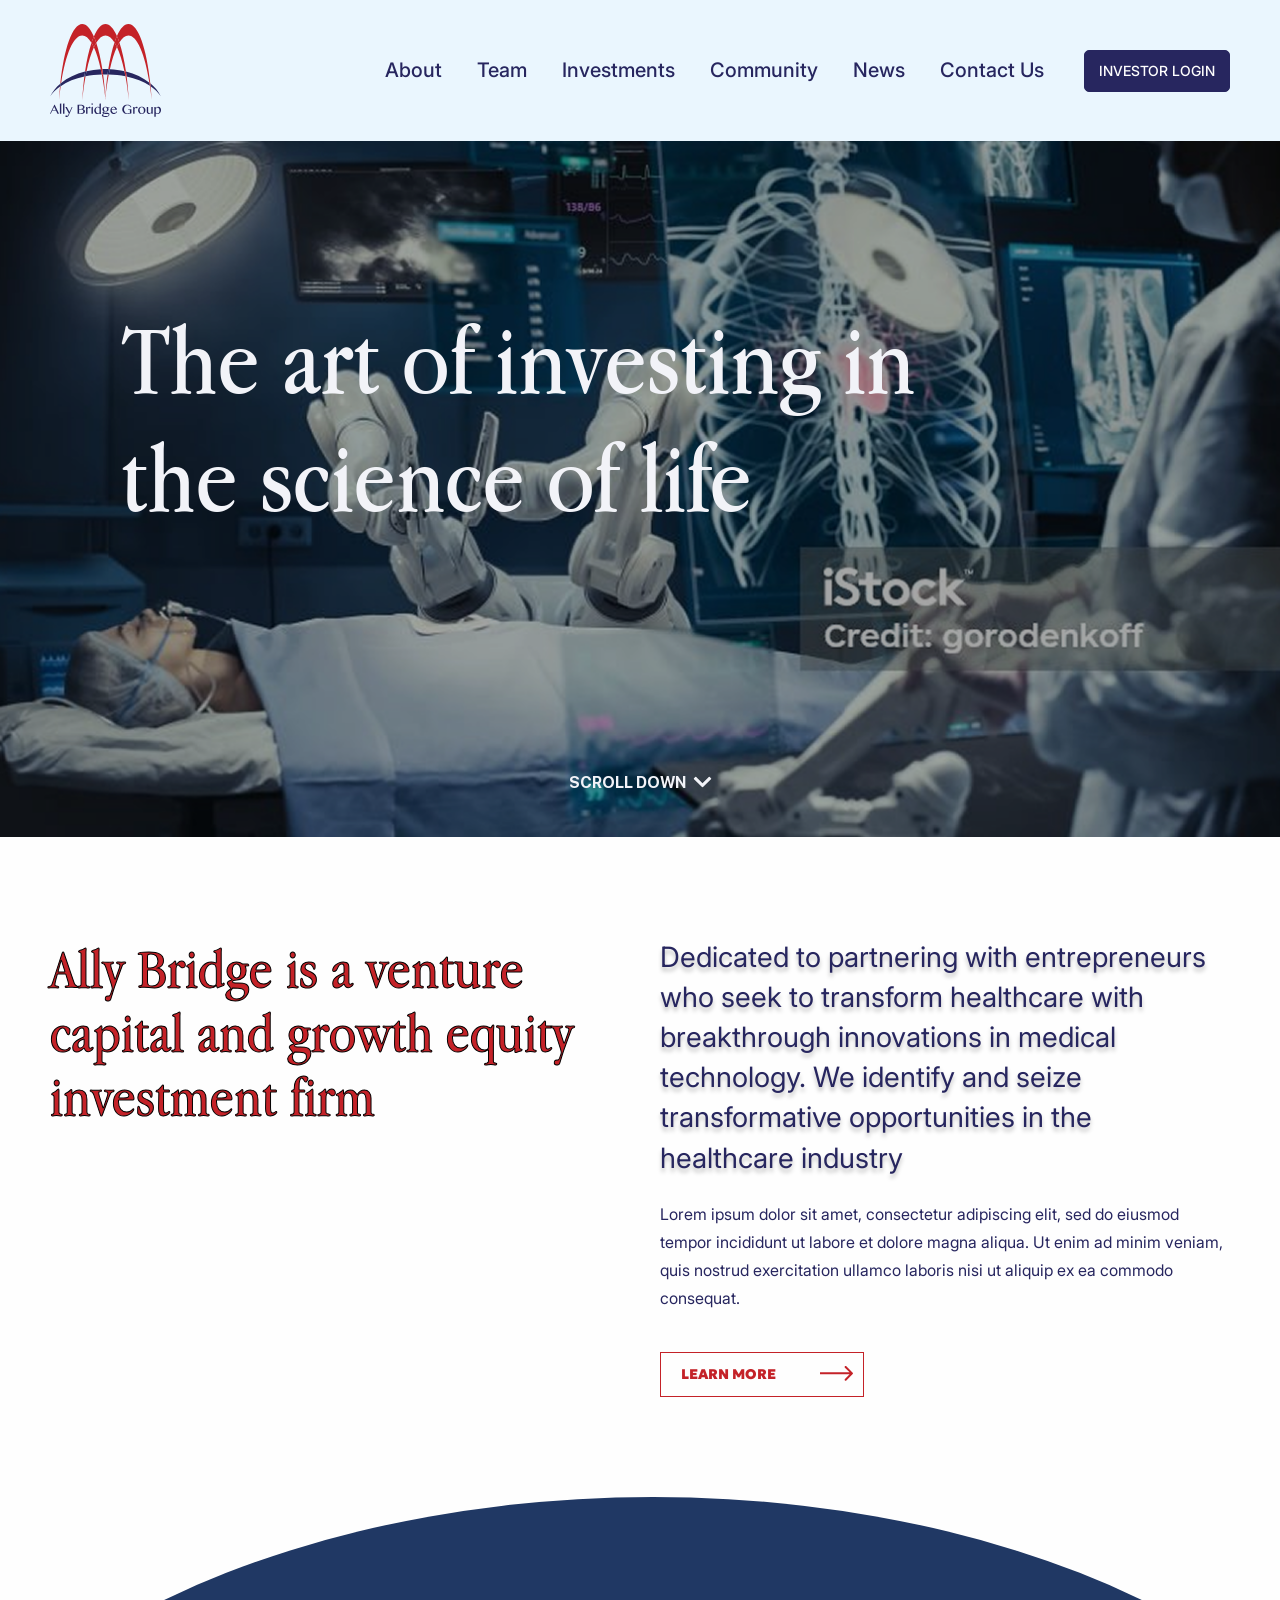
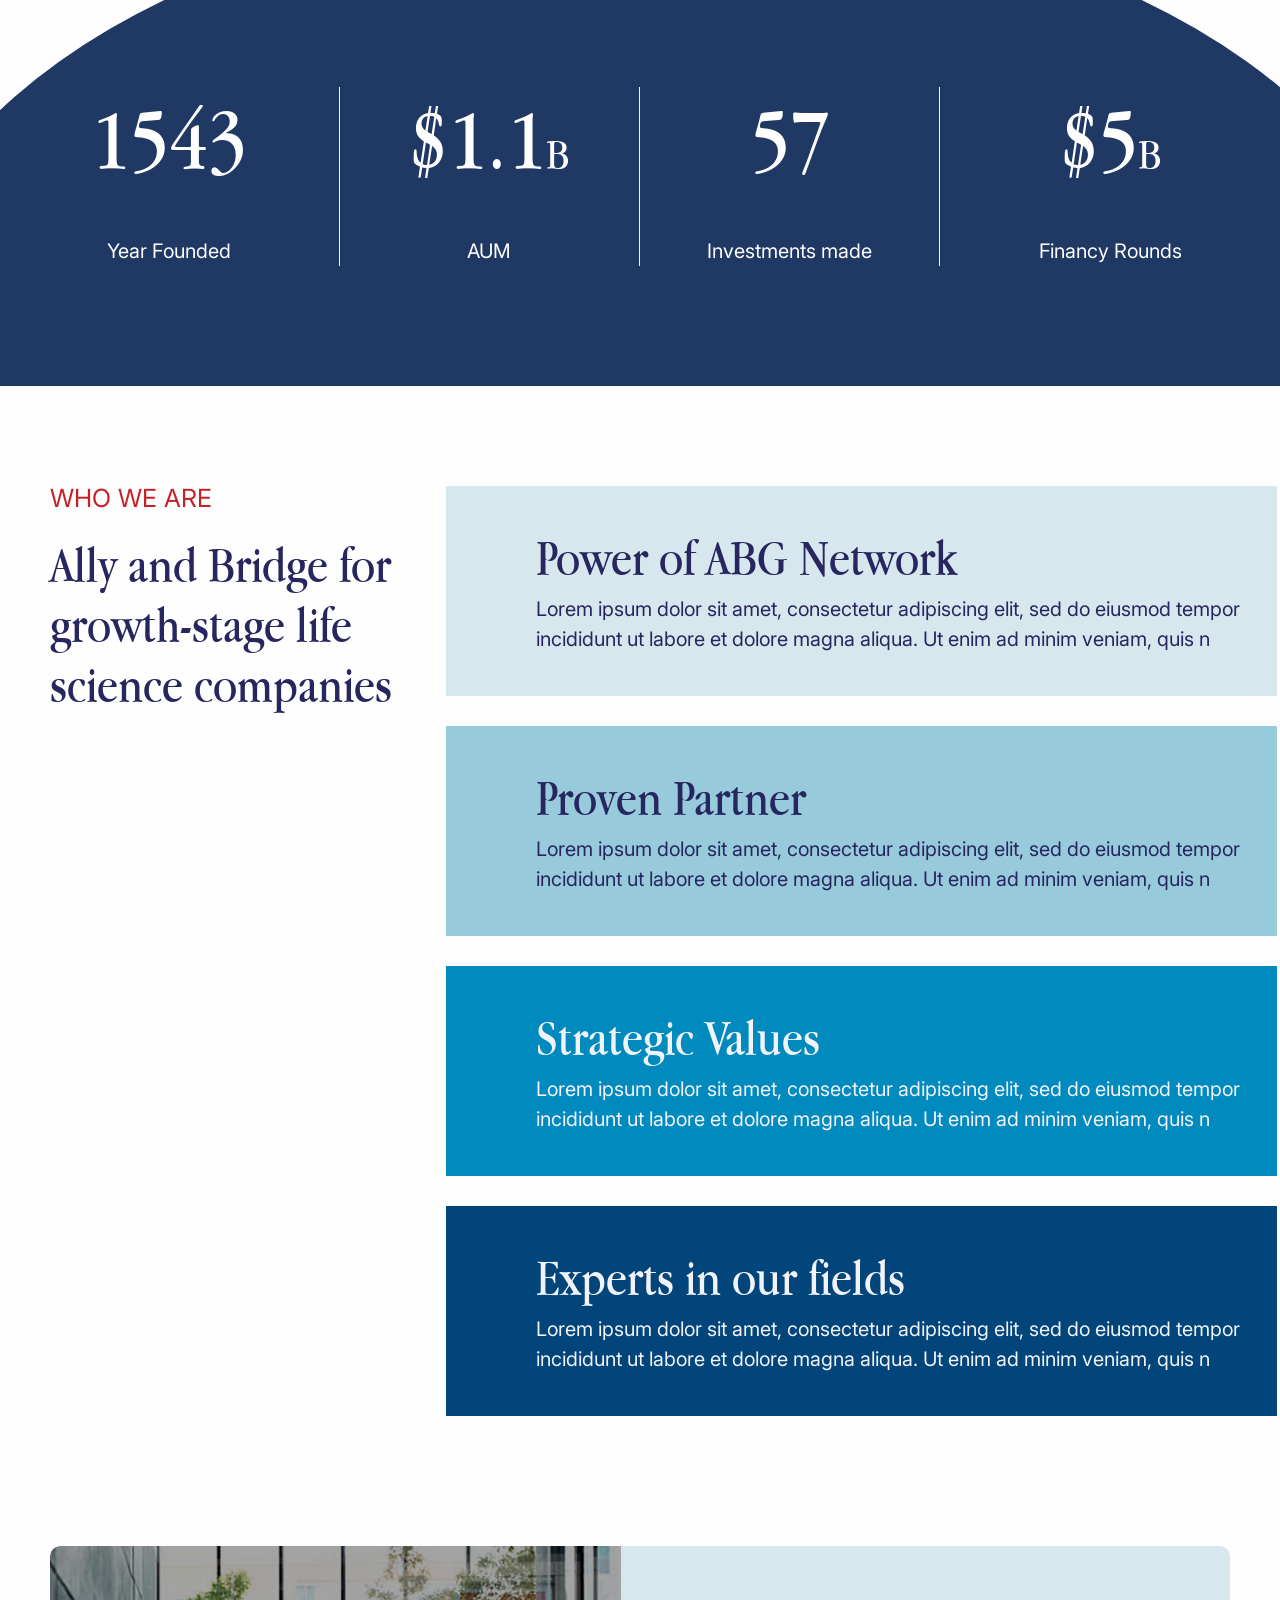
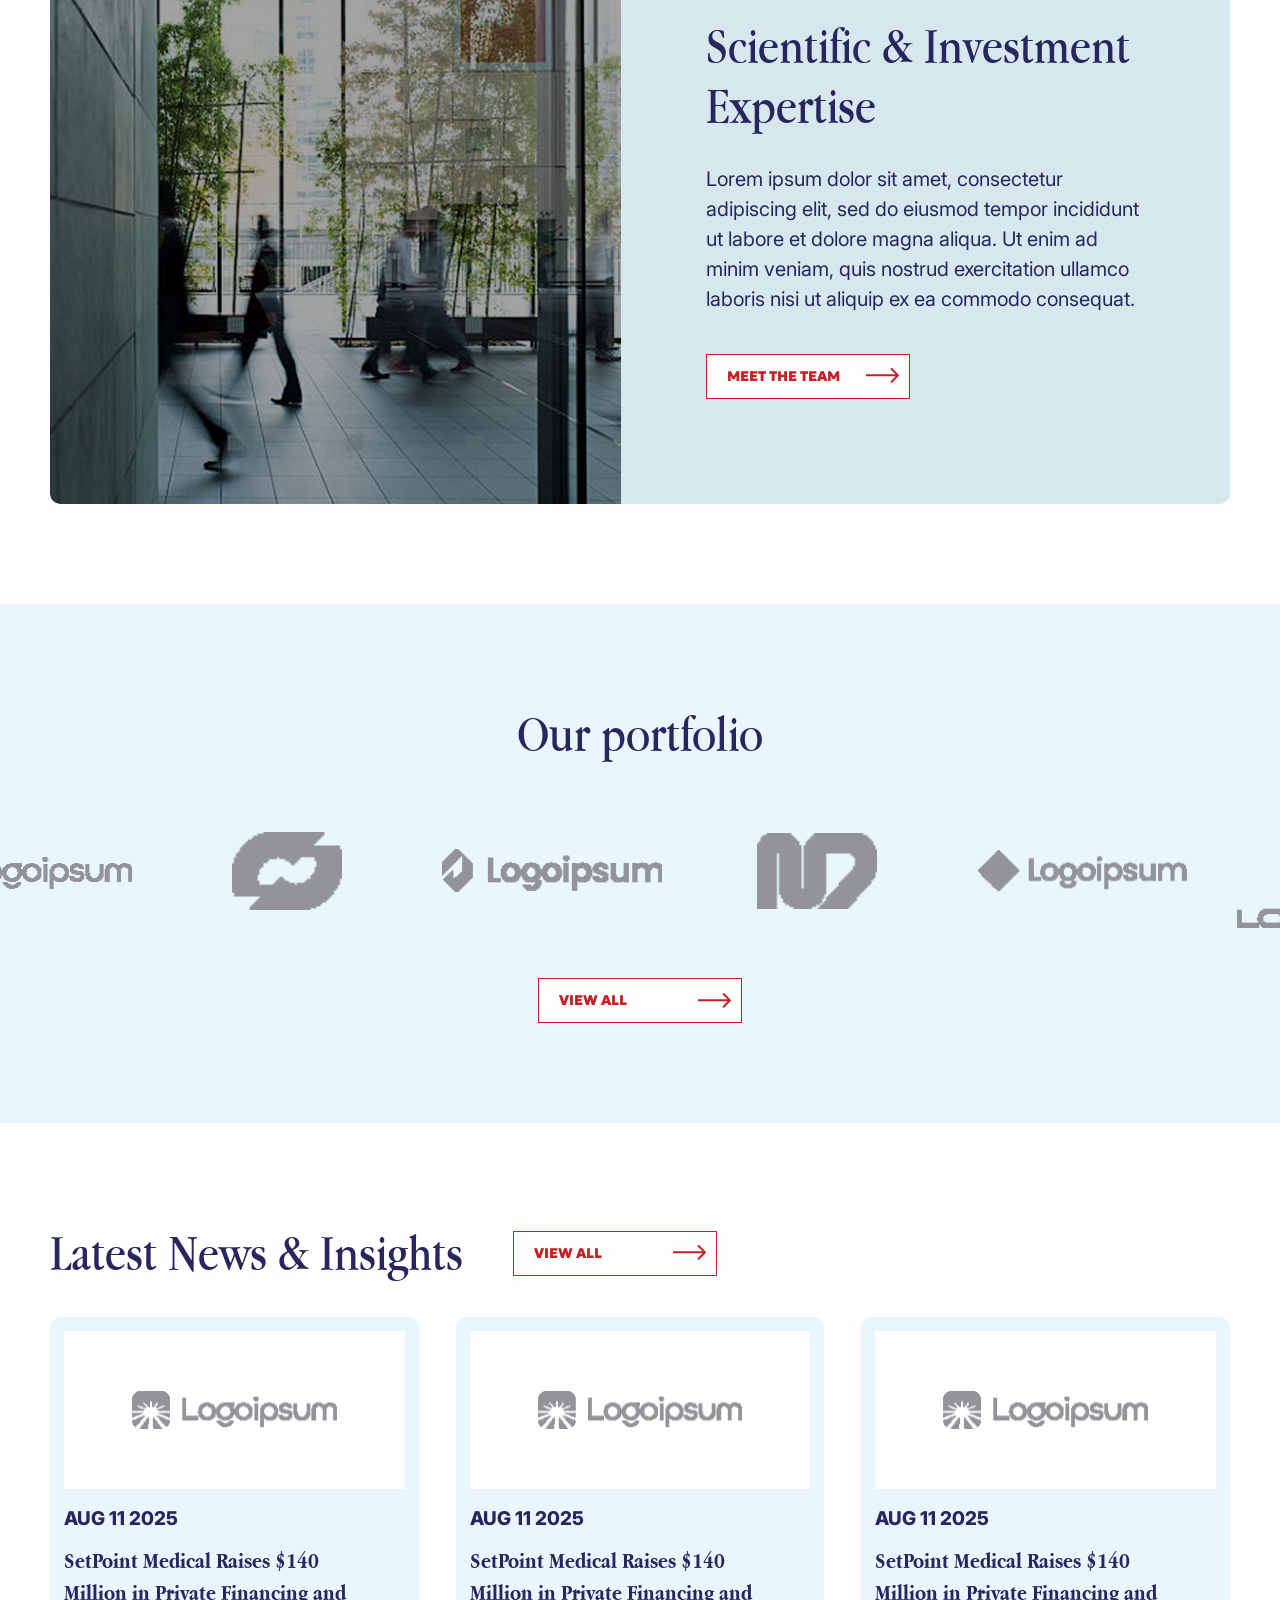
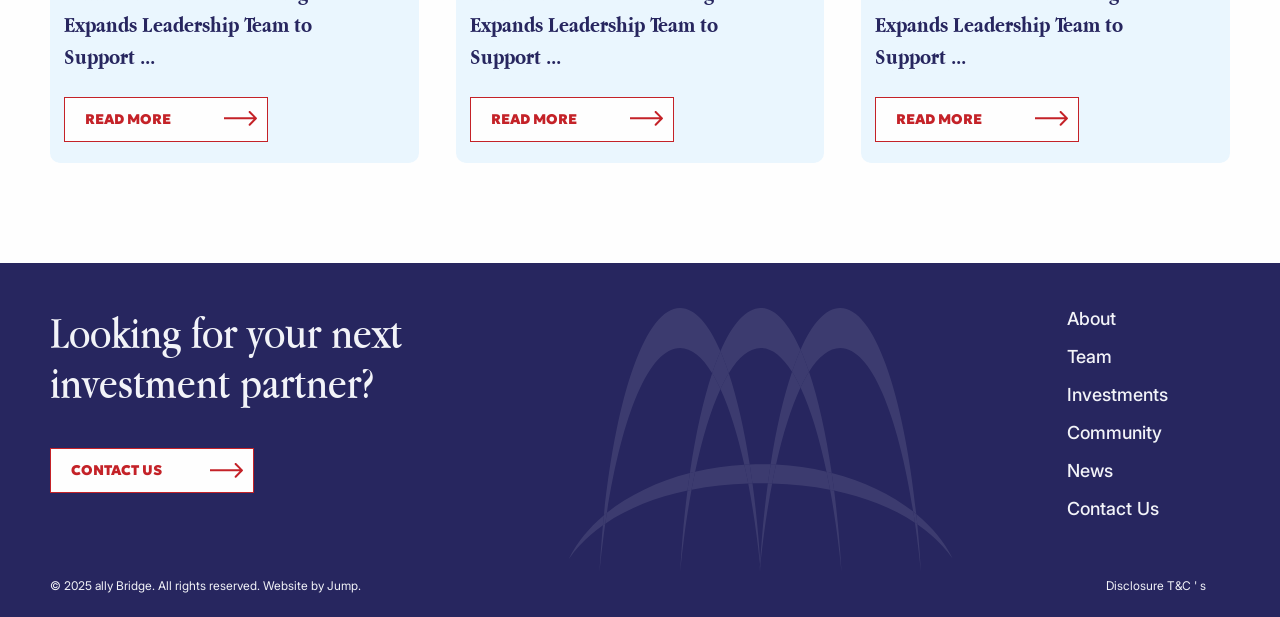
<file: index.html>
<!DOCTYPE html>
<html lang="en">

<head>
    <meta charset="UTF-8">
    <meta name="viewport" content="width=device-width, initial-scale=1.0">
    <title>Ally-Bridge</title>
    <link rel="stylesheet" href="style.css">
    <link rel="stylesheet" href="./css/media.css">
    <link rel="stylesheet" href="https://cdn.jsdelivr.net/npm/swiper@11/swiper-bundle.min.css">
</head>

<body>
    <header class="header bg_light_blue">
        <div class="container">
            <div class="header_main">
                <div class="header_logo">
                    <a href="./index.html">
                        <img src="./images/header_logo.svg" alt="header_logo">
                    </a>
                </div>
                <div class="header_right">
                    <div class="header_menu">
                        <ul>
                            <li><a href="./about.html">About</a></li>
                            <li><a href="./team.html">Team</a></li>
                            <li><a href="#">Investments</a></li>
                            <li><a href="#">Community</a></li>
                            <li><a href="#">News</a></li>
                            <li><a href="#">Contact Us</a></li>
                        </ul>
                    </div>
                    <div class="header_right_btn">
                        <a href="#" class="header_btn">INVESTOR LOGIN</a>
                    </div>
                </div>
                <div class="mobileIcon">
                    <span></span>
                </div>
            </div>
        </div>
    </header>

    <section class="hero-banner">
        <div class="swiper hero_swiper">
            <div class="swiper-wrapper hero_wrapper">
                <div class="swiper-slide hero_slide">
                    <div class="container">
                        <div class="hero_banner_main">
                            <div class="hero_banner_img">
                                <img src="./images/hero_banner_img.png" alt="">
                            </div>
                            <div class="hero_banner_title">
                                <h1 class="title_h1">The art of investing in the science of life</h1>
                            </div>
                        </div>
                    </div>
                </div>

                <div class="swiper-slide hero_slide">
                    <div class="container">
                        <div class="hero_banner_main">
                            <div class="hero_banner_img">
                                <img src="./images/hero_banner_img.png" alt="">
                            </div>
                            <div class="hero_banner_title">
                                <h1 class="title_h1">The art of investing in the science of life</h1>
                            </div>
                        </div>
                    </div>
                </div>

                <div class="swiper-slide hero_slide">
                    <div class="container">
                        <div class="hero_banner_main">
                            <div class="hero_banner_img">
                                <img src="./images/hero_banner_img.png" alt="">
                            </div>
                            <div class="hero_banner_title">
                                <h1 class="title_h1">The art of investing in the science of life</h1>
                            </div>
                        </div>
                    </div>
                </div>
            </div>
        </div>

        <div class="scroll_down">
            <span>
                SCROLL DOWN
                <svg width="18" height="11" viewBox="0 0 18 11" fill="none">
                    <path d="M15.7701 0L9 6.63151L2.22989 0L0 2.18424L9 11L18 2.18425L15.7701 0Z" fill="#F2F3F8" />
                </svg>
            </span>
        </div>
    </section>

    <section class="ally_bridge pad_both">
        <div class="container">
            <div class="ally_bridge_main">
                <div class="ally_bridge_title">
                    <h2 class="title_h2">Ally Bridge is a venture capital and growth equity investment firm</h2>
                </div>
                <div class="ally_bridge_right gap_fourty">
                    <div class="ally_bridge_right_top">
                        <h5 class="title_h5">
                            Dedicated to partnering with entrepreneurs who seek to transform healthcare with
                            breakthrough innovations in medical technology. We identify and seize transformative
                            opportunities in the healthcare industry
                        </h5>
                        <p class="small_p">Lorem ipsum dolor sit amet, consectetur adipiscing elit, sed do eiusmod
                            tempor incididunt ut labore et dolore magna aliqua. Ut enim ad minim veniam, quis nostrud
                            exercitation ullamco laboris nisi ut aliquip ex ea commodo consequat.</p>
                    </div>
                    <div class="ally_bridge_btn">
                        <a href="#" class="cmn_btn">
                            LEARN MORE
                            <svg width="33" height="15" viewBox="0 0 33 15" fill="none"
                                xmlns="http://www.w3.org/2000/svg">
                                <path
                                    d="M32.7071 8.07112C33.0976 7.6806 33.0976 7.04743 32.7071 6.65691L26.3431 0.292946C25.9526 -0.0975785 25.3195 -0.0975785 24.9289 0.292946C24.5384 0.68347 24.5384 1.31664 24.9289 1.70716L30.5858 7.36401L24.9289 13.0209C24.5384 13.4114 24.5384 14.0446 24.9289 14.4351C25.3195 14.8256 25.9526 14.8256 26.3431 14.4351L32.7071 8.07112ZM0 7.36401V8.36401H32V7.36401V6.36401H0V7.36401Z"
                                    fill="#C42228" />
                            </svg>
                        </a>
                    </div>
                </div>
            </div>
        </div>
    </section>

    <section class="ally_bridge_counter">
        <div class="container">
            <div class="ally_bridge_counter_box">
                <div class="counter_box">
                    <h2 class="h2_big">
                        2013
                    </h2>
                    <p>Year Founded</p>
                </div>
                <div class="counter_box">
                    <h2 class="h2_big">
                        $1.5<span>B</span>
                    </h2>
                    <p>AUM</p>
                </div>
                <div class="counter_box">
                    <h2 class="h2_big">
                        75
                    </h2>
                    <p>Investments made</p>
                </div>
                <div class="counter_box">
                    <h2 class="h2_big">
                        $7<span>B</span>
                    </h2>
                    <p>Financy Rounds</p>
                </div>
            </div>
        </div>
    </section>
    <!-- WHO WE ARE -->
    <section class="we_are pad_top">
        <div class="container">
            <div class="we_are_main">
                <div class="we_are_title">
                    <h5 class="small_h5">WHO WE ARE</h5>
                    <h3 class="title_h3">Ally and Bridge for growth-stage life science companies</h3>
                </div>
                <div class="vertical_slider">
                    <div class="vartical_card bg_sky_blue">
                        <h3 class="title_h3">Power of ABG Network</h3>
                        <div class="vertical_description">
                            <p>Lorem ipsum dolor sit amet, consectetur adipiscing elit, sed do eiusmod tempor incididunt
                                ut labore et dolore magna aliqua. Ut enim ad minim veniam, quis n</p>
                        </div>
                    </div>
                    <div class="vartical_card bg_sky_blue_dark">
                        <h3 class="title_h3">Proven Partner</h3>
                        <div class="vertical_description">
                            <p>Lorem ipsum dolor sit amet, consectetur adipiscing elit, sed do eiusmod tempor incididunt
                                ut labore et dolore magna aliqua. Ut enim ad minim veniam, quis n</p>
                        </div>
                    </div>
                    <div class="vartical_card bg_brand_blue">
                        <h3 class="title_h3">Strategic Values</h3>
                        <div class="vertical_description">
                            <p>Lorem ipsum dolor sit amet, consectetur adipiscing elit, sed do eiusmod tempor incididunt
                                ut labore et dolore magna aliqua. Ut enim ad minim veniam, quis n</p>
                        </div>
                    </div>
                    <div class="vartical_card bg_navy_blue">
                        <h3 class="title_h3">Experts in our fields</h3>
                        <div class="vertical_description">
                            <p>Lorem ipsum dolor sit amet, consectetur adipiscing elit, sed do eiusmod tempor incididunt
                                ut labore et dolore magna aliqua. Ut enim ad minim veniam, quis n</p>
                        </div>
                    </div>
                </div>
            </div>
        </div>
    </section>

    <section class="invesment pad_both">
        <div class="container">
            <div class="investment_main">
                <div class="investment_img">
                    <img src="./images/investment_img.png" alt="">
                </div>
                <div class="investment_content gap_fourty bg_sky_blue">
                    <div class="investment_content_top">
                        <h3 class="title_h3">Scientific & Investment Expertise</h3>
                        <p>Lorem ipsum dolor sit amet, consectetur adipiscing elit, sed do eiusmod tempor incididunt ut
                            labore et dolore magna aliqua. Ut enim ad minim veniam, quis nostrud exercitation ullamco
                            laboris nisi ut aliquip ex ea commodo consequat.</p>
                    </div>
                    <div class="ally_bridge_btn">
                        <a href="#" class="cmn_btn">
                            MEET THE TEAM
                            <svg width="33" height="15" viewBox="0 0 33 15" fill="none"
                                xmlns="http://www.w3.org/2000/svg">
                                <path
                                    d="M32.7071 8.07112C33.0976 7.6806 33.0976 7.04743 32.7071 6.65691L26.3431 0.292946C25.9526 -0.0975785 25.3195 -0.0975785 24.9289 0.292946C24.5384 0.68347 24.5384 1.31664 24.9289 1.70716L30.5858 7.36401L24.9289 13.0209C24.5384 13.4114 24.5384 14.0446 24.9289 14.4351C25.3195 14.8256 25.9526 14.8256 26.3431 14.4351L32.7071 8.07112ZM0 7.36401V8.36401H32V7.36401V6.36401H0V7.36401Z"
                                    fill="#C42228" />
                            </svg>
                        </a>
                    </div>
                </div>
            </div>
        </div>
    </section>

    <!-- Our portfolio -->
    <section class="our_portfolio bg_light_blue pad_both">
        <div class="portfolio_main">
            <div class="portfolio_title">
                <h3 class="title_h3">Our portfolio</h3>
            </div>
            <div class="swiper portfolio_swiper">
                <div class="swiper-wrapper">
                    <div class="swiper-slide">
                        <div class="portfolio_logo">
                            <img src="./images/portfolio_img1.svg" alt="">
                        </div>
                    </div>
                    <div class="swiper-slide">
                        <div class="portfolio_logo">
                            <img src="./images/portfolio_img2.svg" alt="">
                        </div>
                    </div>
                    <div class="swiper-slide">
                        <div class="portfolio_logo">
                            <img src="./images/portfolio_img3.svg" alt="">
                        </div>
                    </div>
                    <div class="swiper-slide">
                        <div class="portfolio_logo">
                            <img src="./images/portfolio_img4.svg" alt="">
                        </div>
                    </div>
                    <div class="swiper-slide">
                        <div class="portfolio_logo">
                            <img src="./images/portfolio_img5.svg" alt="">
                        </div>
                    </div>
                    <div class="swiper-slide">
                        <div class="portfolio_logo">
                            <img src="./images/portfolio_img6.svg" alt="">
                        </div>
                    </div>
                    <div class="swiper-slide">
                        <div class="portfolio_logo">
                            <img src="./images/portfolio_img1.svg" alt="">
                        </div>
                    </div>
                    <div class="swiper-slide">
                        <div class="portfolio_logo">
                            <img src="./images/portfolio_img2.svg" alt="">
                        </div>
                    </div>
                    <div class="swiper-slide">
                        <div class="portfolio_logo">
                            <img src="./images/portfolio_img3.svg" alt="">
                        </div>
                    </div>
                    <div class="swiper-slide">
                        <div class="portfolio_logo">
                            <img src="./images/portfolio_img4.svg" alt="">
                        </div>
                    </div>
                    <div class="swiper-slide">
                        <div class="portfolio_logo">
                            <img src="./images/portfolio_img5.svg" alt="">
                        </div>
                    </div>
                    <div class="swiper-slide">
                        <div class="portfolio_logo">
                            <img src="./images/portfolio_img6.svg" alt="">
                        </div>
                    </div>
                </div>
            </div>
            <div class="ally_bridge_btn">
                <a href="#" class="cmn_btn">
                    VIEW ALL
                    <svg width="33" height="15" viewBox="0 0 33 15" fill="none" xmlns="http://www.w3.org/2000/svg">
                        <path
                            d="M32.7071 8.07112C33.0976 7.6806 33.0976 7.04743 32.7071 6.65691L26.3431 0.292946C25.9526 -0.0975785 25.3195 -0.0975785 24.9289 0.292946C24.5384 0.68347 24.5384 1.31664 24.9289 1.70716L30.5858 7.36401L24.9289 13.0209C24.5384 13.4114 24.5384 14.0446 24.9289 14.4351C25.3195 14.8256 25.9526 14.8256 26.3431 14.4351L32.7071 8.07112ZM0 7.36401V8.36401H32V7.36401V6.36401H0V7.36401Z"
                            fill="#C42228" />
                    </svg>
                </a>
            </div>
        </div>
    </section>

    <!-- Latest News & Insights -->
    <section class="news_insights pad_both">
        <div class="container">
            <div class="news_insights_main">
                <div class="news_insights_top">
                    <div class="news_insights_title">
                        <h3 class="title_h3">Latest News & Insights</h3>
                    </div>
                    <div class="ally_bridge_btn">
                        <a href="#" class="cmn_btn">
                            VIEW ALL
                            <svg width="33" height="15" viewBox="0 0 33 15" fill="none"
                                xmlns="http://www.w3.org/2000/svg">
                                <path
                                    d="M32.7071 8.07112C33.0976 7.6806 33.0976 7.04743 32.7071 6.65691L26.3431 0.292946C25.9526 -0.0975785 25.3195 -0.0975785 24.9289 0.292946C24.5384 0.68347 24.5384 1.31664 24.9289 1.70716L30.5858 7.36401L24.9289 13.0209C24.5384 13.4114 24.5384 14.0446 24.9289 14.4351C25.3195 14.8256 25.9526 14.8256 26.3431 14.4351L32.7071 8.07112ZM0 7.36401V8.36401H32V7.36401V6.36401H0V7.36401Z"
                                    fill="#C42228" />
                            </svg>
                        </a>
                    </div>
                </div>
                <div class="news_insights_btm">
                    <div class="news_insights_card bg_light_blue">
                        <div class="insights_img">
                            <img src="./images/insight_img.svg" alt="">
                        </div>
                        <div class="insights_content">
                            <div class="insights_desc">
                                <h6 class="title_h6">
                                    AUG 11 2025
                                </h6>
                                <p class="big_p">SetPoint Medical Raises $140 Million in Private Financing and Expands
                                    Leadership Team to Support ...</p>
                            </div>
                            <div class="ally_bridge_btn">
                                <a href="#" class="cmn_btn">
                                    READ MORE
                                    <svg width="33" height="15" viewBox="0 0 33 15" fill="none"
                                        xmlns="http://www.w3.org/2000/svg">
                                        <path
                                            d="M32.7071 8.07112C33.0976 7.6806 33.0976 7.04743 32.7071 6.65691L26.3431 0.292946C25.9526 -0.0975785 25.3195 -0.0975785 24.9289 0.292946C24.5384 0.68347 24.5384 1.31664 24.9289 1.70716L30.5858 7.36401L24.9289 13.0209C24.5384 13.4114 24.5384 14.0446 24.9289 14.4351C25.3195 14.8256 25.9526 14.8256 26.3431 14.4351L32.7071 8.07112ZM0 7.36401V8.36401H32V7.36401V6.36401H0V7.36401Z"
                                            fill="#C42228" />
                                    </svg>
                                </a>
                            </div>
                        </div>
                    </div>
                    <div class="news_insights_card bg_light_blue">
                        <div class="insights_img">
                            <img src="./images/insight_img.svg" alt="">
                        </div>
                        <div class="insights_content">
                            <div class="insights_desc">
                                <h6 class="title_h6">
                                    AUG 11 2025
                                </h6>
                                <p class="big_p">SetPoint Medical Raises $140 Million in Private Financing and Expands
                                    Leadership Team to Support ...</p>
                            </div>
                            <div class="ally_bridge_btn">
                                <a href="#" class="cmn_btn">
                                    READ MORE
                                    <svg width="33" height="15" viewBox="0 0 33 15" fill="none"
                                        xmlns="http://www.w3.org/2000/svg">
                                        <path
                                            d="M32.7071 8.07112C33.0976 7.6806 33.0976 7.04743 32.7071 6.65691L26.3431 0.292946C25.9526 -0.0975785 25.3195 -0.0975785 24.9289 0.292946C24.5384 0.68347 24.5384 1.31664 24.9289 1.70716L30.5858 7.36401L24.9289 13.0209C24.5384 13.4114 24.5384 14.0446 24.9289 14.4351C25.3195 14.8256 25.9526 14.8256 26.3431 14.4351L32.7071 8.07112ZM0 7.36401V8.36401H32V7.36401V6.36401H0V7.36401Z"
                                            fill="#C42228" />
                                    </svg>
                                </a>
                            </div>
                        </div>
                    </div>
                    <div class="news_insights_card bg_light_blue">
                        <div class="insights_img">
                            <img src="./images/insight_img.svg" alt="">
                        </div>
                        <div class="insights_content">
                            <div class="insights_desc">
                                <h6 class="title_h6">
                                    AUG 11 2025
                                </h6>
                                <p class="big_p">SetPoint Medical Raises $140 Million in Private Financing and Expands
                                    Leadership Team to Support ...</p>
                            </div>
                            <div class="ally_bridge_btn">
                                <a href="#" class="cmn_btn">
                                    READ MORE
                                    <svg width="33" height="15" viewBox="0 0 33 15" fill="none"
                                        xmlns="http://www.w3.org/2000/svg">
                                        <path
                                            d="M32.7071 8.07112C33.0976 7.6806 33.0976 7.04743 32.7071 6.65691L26.3431 0.292946C25.9526 -0.0975785 25.3195 -0.0975785 24.9289 0.292946C24.5384 0.68347 24.5384 1.31664 24.9289 1.70716L30.5858 7.36401L24.9289 13.0209C24.5384 13.4114 24.5384 14.0446 24.9289 14.4351C25.3195 14.8256 25.9526 14.8256 26.3431 14.4351L32.7071 8.07112ZM0 7.36401V8.36401H32V7.36401V6.36401H0V7.36401Z"
                                            fill="#C42228" />
                                    </svg>
                                </a>
                            </div>
                        </div>
                    </div>
                </div>
            </div>
        </div>
    </section>

    <footer class="footer bg_purple">
        <div class="container">
            <div class="footer_main">
                <div class="footer_top">
                    <div class="footer_left gap_fourty">
                        <div class="footer_left_title">
                            <h4 class="title_h">Looking for your next investment partner?</h4>
                        </div>
                        <div class="contact_btn">
                            <a href="#" class="cmn_btn">
                                CONTACT US
                                <svg width="33" height="15" viewBox="0 0 33 15" fill="none"
                                    xmlns="http://www.w3.org/2000/svg">
                                    <path
                                        d="M32.7071 8.07112C33.0976 7.6806 33.0976 7.04743 32.7071 6.65691L26.3431 0.292946C25.9526 -0.0975785 25.3195 -0.0975785 24.9289 0.292946C24.5384 0.68347 24.5384 1.31664 24.9289 1.70716L30.5858 7.36401L24.9289 13.0209C24.5384 13.4114 24.5384 14.0446 24.9289 14.4351C25.3195 14.8256 25.9526 14.8256 26.3431 14.4351L32.7071 8.07112ZM0 7.36401V8.36401H32V7.36401V6.36401H0V7.36401Z"
                                        fill="#C42228" />
                                </svg>
                            </a>
                        </div>
                    </div>
                    <div class="footer_patch">
                        <a href="#"><img src="./images/footer_patch.svg" alt="footer_logo"></a>
                    </div>
                    <div class="footer_right">
                        <ul>
                            <li>
                                <a href="#">About</a>
                            </li>
                            <li>
                                <a href="#">Team</a>
                            </li>
                            <li>
                                <a href="#">Investments</a>
                            </li>
                            <li>
                                <a href="#">Community</a>
                            </li>
                            <li>
                                <a href="#">News</a>
                            </li>
                            <li>
                                <a href="#">Contact Us</a>
                            </li>
                        </ul>
                    </div>
                </div>
                <div class="copy_right">
                    <p>© 2025 ally Bridge. All rights reserved. Website by Jump.</p>
                    <a href="#">Disclosure T&C ' s</a>
                </div>
            </div>
        </div>
    </footer>

    <script src="https://ajax.googleapis.com/ajax/libs/jquery/3.7.1/jquery.min.js"></script>

    <script src="https://cdn.jsdelivr.net/npm/swiper@11/swiper-bundle.min.js"></script>

    <script src="./js/custom.js"></script>

</body>

</html>
</file>
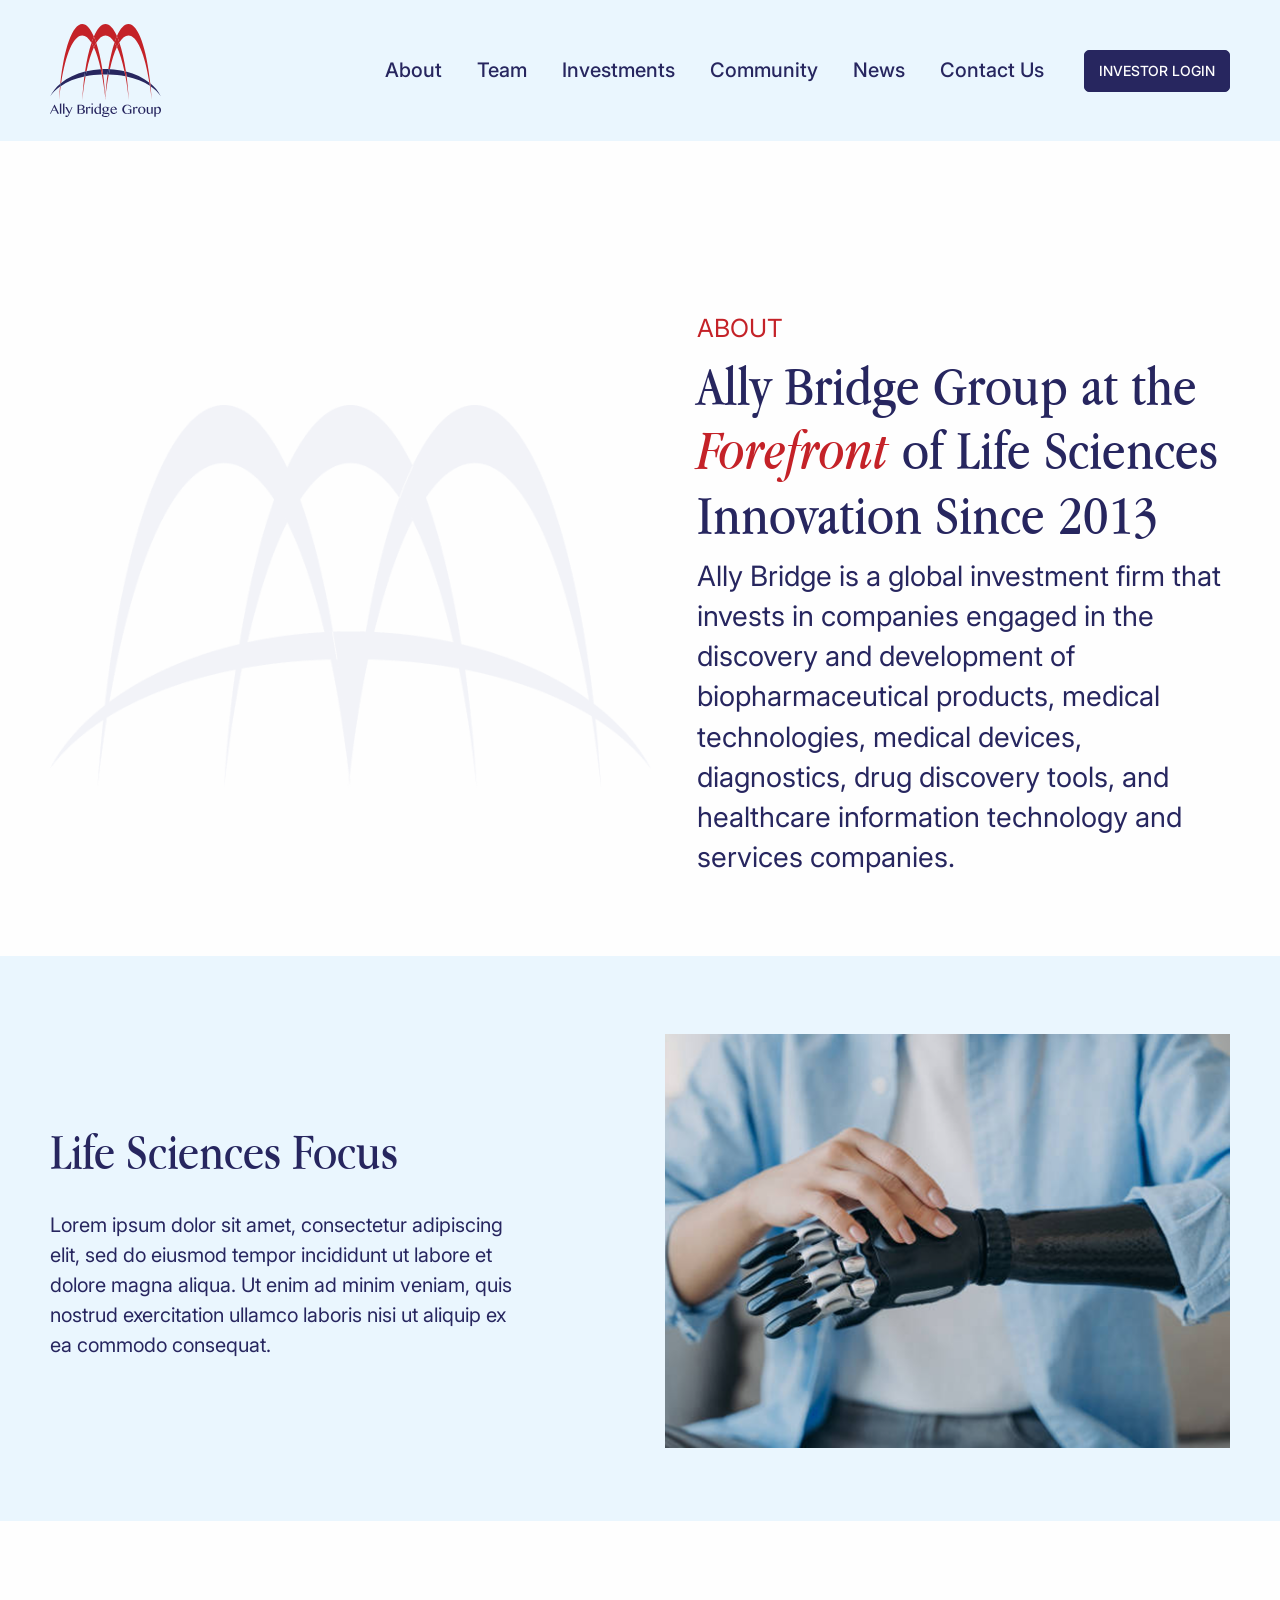
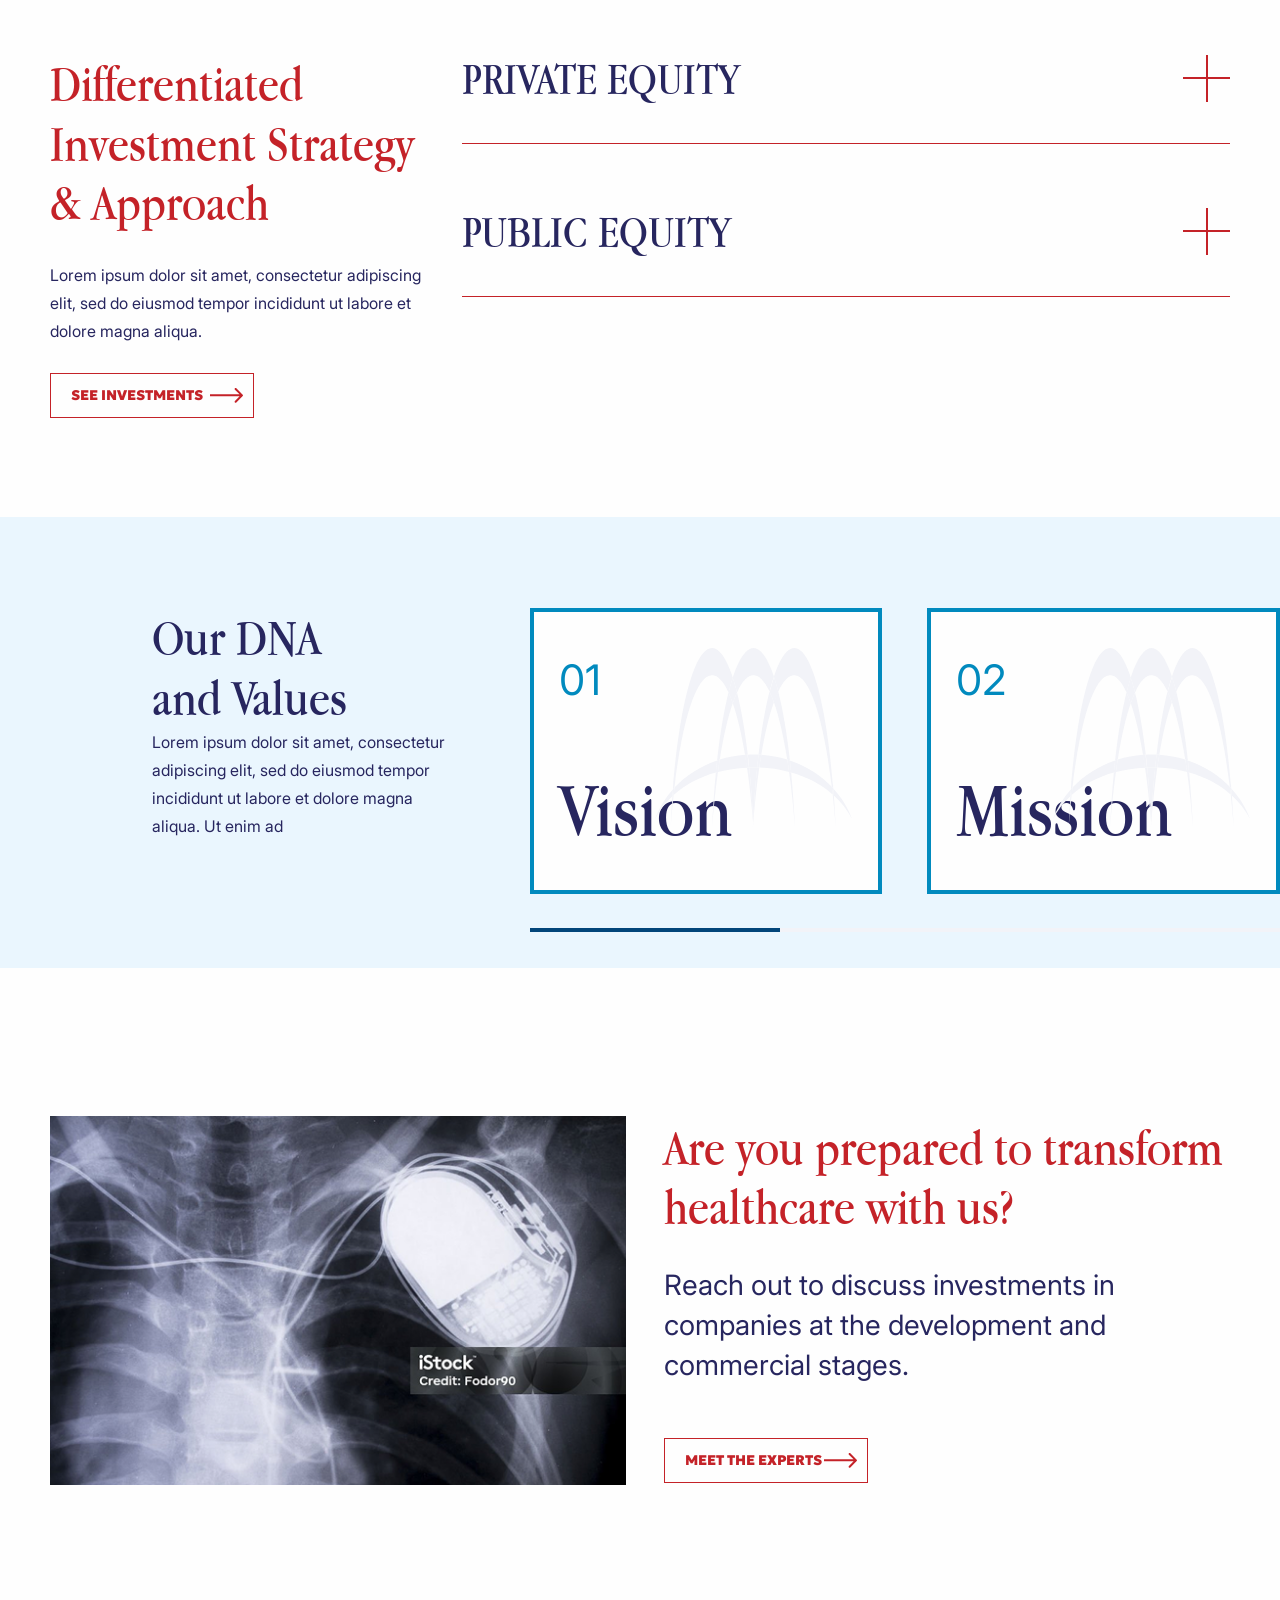
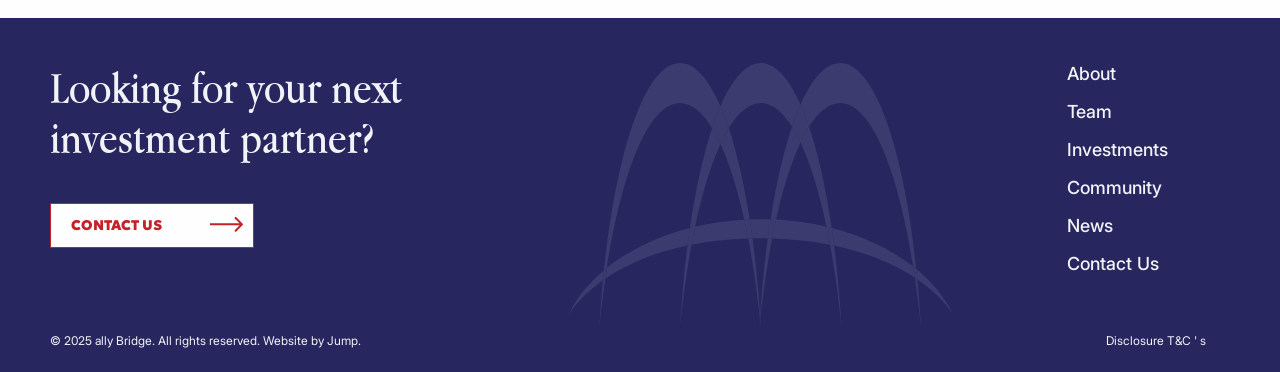
<file: about.html>
<!DOCTYPE html>
<html lang="en">

<head>
    <meta charset="UTF-8">
    <meta name="viewport" content="width=device-width, initial-scale=1.0">
    <title>About</title>
    <link rel="stylesheet" href="style.css">
    <link rel="stylesheet" href="./css/media.css">
    <link rel="stylesheet" href="https://cdn.jsdelivr.net/npm/swiper@11/swiper-bundle.min.css">
</head>

<body>
    <header class="header bg_light_blue">
        <div class="container">
            <div class="header_main">
                <div class="header_logo">
                    <a href="./index.html">
                        <img src="./images/header_logo.svg" alt="header_logo">
                    </a>
                </div>
                <div class="header_right">
                    <div class="header_menu">
                        <ul>
                            <li><a href="./about.html">About</a></li>
                            <li><a href="./team.html">Team</a></li>
                            <li><a href="#">Investments</a></li>
                            <li><a href="#">Community</a></li>
                            <li><a href="#">News</a></li>
                            <li><a href="#">Contact Us</a></li>
                        </ul>
                    </div>
                    <div class="header_right_btn">
                        <a href="#" class="header_btn">INVESTOR LOGIN</a>
                    </div>
                </div>
                <div class="mobileIcon">
                    <span></span>
                </div>
            </div>
        </div>
    </header>


    <section class="about_hero_banner">
        <div class="container">
            <div class="about_hero_banner_main">
                <div class="about_left">
                    <img src="./images/about_hero_banner.png" alt="">
                </div>
                <div class="about-right">
                    <div class="about_right_top">
                        <h5 class="small_h5">
                            ABOUT
                        </h5>
                    </div>
                    <div class="about_right_btm">
                        <h2 class="title_h2">Ally Bridge Group at the <span>Forefront</span> of Life Sciences Innovation
                            Since 2013
                        </h2>
                        <p class="font_twenty_eight">Ally Bridge is a global investment firm that invests in companies
                            engaged in the discovery and development of biopharmaceutical products, medical
                            technologies, medical devices, diagnostics, drug discovery tools, and healthcare information
                            technology and services companies.</p>
                    </div>
                </div>
            </div>
        </div>
    </section>
    <!-- Life Sciences Focus -->
    <section class="life_sciences bg_light_blue">
        <div class="container">
            <div class="life_sciences_main">
                <div class="life_science_left">
                    <h3 class="title_h3">
                        Life Sciences Focus
                    </h3>
                    <div class="life_science_desc">
                        <p>Lorem ipsum dolor sit amet, consectetur adipiscing elit, sed do eiusmod tempor incididunt ut
                            labore et dolore magna aliqua. Ut enim ad minim veniam, quis nostrud exercitation ullamco
                            laboris nisi ut aliquip ex ea commodo consequat.</p>
                    </div>
                </div>
                <div class="life_sicences_right">
                    <img src="./images/focus.png" alt="">
                </div>
            </div>
        </div>
    </section>
    <!-- Differentiated Investment Strategy & Approach -->
    <section class="investment_approach">
        <div class="container">
            <div class="investment_approach_main">
                <div class="investment_approach_left">
                    <div class="life_science_left">
                        <h3 class="title_h3">
                            Differentiated Investment Strategy & Approach
                        </h3>
                        <div class="life_science_desc">
                            <p class="small_p">Lorem ipsum dolor sit amet, consectetur adipiscing elit, sed do eiusmod
                                tempor incididunt ut labore et dolore magna aliqua.</p>
                        </div>
                    </div>
                    <div class="ally_bridge_btn">
                        <a href="#" class="cmn_btn">
                            SEE INVESTMENTS
                            <svg width="33" height="15" viewBox="0 0 33 15" fill="none"
                                xmlns="http://www.w3.org/2000/svg">
                                <path
                                    d="M32.7071 8.07112C33.0976 7.6806 33.0976 7.04743 32.7071 6.65691L26.3431 0.292946C25.9526 -0.0975785 25.3195 -0.0975785 24.9289 0.292946C24.5384 0.68347 24.5384 1.31664 24.9289 1.70716L30.5858 7.36401L24.9289 13.0209C24.5384 13.4114 24.5384 14.0446 24.9289 14.4351C25.3195 14.8256 25.9526 14.8256 26.3431 14.4351L32.7071 8.07112ZM0 7.36401V8.36401H32V7.36401V6.36401H0V7.36401Z"
                                    fill="#C42228" />
                            </svg>
                        </a>
                    </div>
                </div>
                <div class="investment_approach_right">
                    <div class="differentiated_investment_box">
                        <div class="investment_box_title">
                            <h4 class="title_h4">PRIVATE EQUITY</h4>
                            <svg width="47" height="47" viewBox="0 0 47 47" fill="none"
                                xmlns="http://www.w3.org/2000/svg">
                                <line x1="24" y1="0" x2="24" y2="47" stroke="#C42228" stroke-width="2" />
                                <line y1="23" x2="47" y2="23" stroke="#C42228" stroke-width="2" />
                            </svg>
                        </div>
                        <div class="investment_box_desc">
                            <p class="small_p">Lorem ipsum dolor sit amet, consectetur adipiscing elit.</p>
                        </div>
                    </div>
                    <div class="differentiated_investment_box">
                        <div class="investment_box_title">
                            <h4 class="title_h4">PUBLIC EQUITY</h4>
                            <svg width="47" height="47" viewBox="0 0 47 47" fill="none"
                                xmlns="http://www.w3.org/2000/svg">
                                <line x1="24" y1="0" x2="24" y2="47" stroke="#C42228" stroke-width="2" />
                                <line y1="23" x2="47" y2="23" stroke="#C42228" stroke-width="2" />
                            </svg>
                        </div>
                        <div class="investment_box_desc">
                            <p class="small_p">Lorem ipsum dolor sit amet, consectetur adipiscing elit.</p>
                        </div>
                    </div>
                </div>
            </div>
        </div>
    </section>

    <!-- Our DNA and Values -->

    <section class="our_dna bg_light_blue">
        <div class="our_dna_main">
            <div class="our_dna_left">
                <h3 class="title_h3">
                    Our DNA and Values
                </h3>
                <div class="our__dna_desc">
                    <p class="small_p">Lorem ipsum dolor sit amet, consectetur adipiscing elit, sed do eiusmod
                        tempor incididunt ut labore et dolore magna aliqua. Ut enim ad </p>
                </div>
            </div>
            <div class="our_dna_right">
                <div class="swiper dna_swiper">
                    <div class="swiper-wrapper dna_wrapper">
                        <div class="swiper-slide dna_slide">
                            <div class="dna_card_main">
                                <div class="dna_right_card">
                                    <div class="card_number">
                                        <h5></h5>
                                    </div>
                                    <div class="card_title">
                                        <h2 class="title_h2">
                                            Vision
                                        </h2>
                                    </div>
                                    <div class="card_img">
                                        <img src="./images/value.svg" alt="">
                                    </div>
                                </div>
                                <div class="dna_right_card_op bg_purple gap_fourty">
                                    <div class="card_title">
                                        <h2 class="title_h2">
                                            Vision
                                        </h2>
                                    </div>
                                    <div class="card_desc">
                                        <p>We are fully dedicated to finding solutions to the untreatable, through both
                                            a therapeutics and technology lens.</p>
                                    </div>
                                </div>
                            </div>
                        </div>
                        <div class="swiper-slide dna_slide">
                            <div class="dna_card_main">
                                <div class="dna_right_card">
                                    <div class="card_number">
                                        <h5></h5>
                                    </div>
                                    <div class="card_title">
                                        <h2 class="title_h2">
                                            Mission
                                        </h2>
                                    </div>
                                    <div class="card_img">
                                        <img src="./images/value.svg" alt="">
                                    </div>
                                </div>
                                <div class="dna_right_card_op bg_purple gap_fourty">
                                    <div class="card_title">
                                        <h2 class="title_h2">
                                            Mission
                                        </h2>
                                    </div>
                                    <div class="card_desc">
                                        <p>We are at the forefront of promoting the best and first-in-class solutions
                                            globally, through integrity and hard work.</p>
                                    </div>
                                </div>
                            </div>
                        </div>
                        <div class="swiper-slide dna_slide">
                            <div class="dna_card_main">
                                <div class="dna_right_card">
                                    <div class="card_number">
                                        <h5></h5>
                                    </div>
                                    <div class="card_title">
                                        <h2 class="title_h2">
                                            Impact
                                        </h2>
                                    </div>
                                    <div class="card_img">
                                        <img src="./images/value.svg" alt="">
                                    </div>
                                </div>
                                <div class="dna_right_card_op bg_purple gap_fourty">
                                    <div class="card_title">
                                        <h2 class="title_h2">
                                            Impact
                                        </h2>
                                    </div>
                                    <div class="card_desc">
                                        <p>Transforming healthcare and improving patient lives.</p>
                                    </div>
                                </div>
                            </div>
                        </div>
                        <div class="swiper-slide dna_slide">
                            <div class="dna_card_main">
                                <div class="dna_right_card">
                                    <div class="card_number">
                                        <h5></h5>
                                    </div>
                                    <div class="card_title">
                                        <h2 class="title_h2">
                                            Team Work
                                        </h2>
                                    </div>
                                    <div class="card_img">
                                        <img src="./images/value.svg" alt="">
                                    </div>
                                </div>
                                <div class="dna_right_card_op bg_purple gap_fourty">
                                    <div class="card_title">
                                        <h2 class="title_h2">
                                            Team Work
                                        </h2>
                                    </div>
                                    <div class="card_desc">
                                        <p>We encompass a spirit of collaboration and family across all our
                                            relationships – across the ABG team, our portfolio partners, and our Limited
                                            Partners.</p>
                                    </div>
                                </div>
                            </div>
                        </div>
                    </div>
                </div>
                <div class="dna-progress">
                    <div class="swiper-pagination"></div>
                </div>
            </div>
        </div>
    </section>



    <!-- Are you prepared to transform healthcare with us? -->
    <section class="healthcare">
        <div class="container">
            <div class="healthcafre_main">
                <div class="healthcare_left">
                    <img src="./images/healthcare.png" alt="">
                </div>
                <div class="healthcare_right investment_approach_left">
                    <div class="life_science_left">
                        <h3 class="title_h3">
                            Are you prepared to transform healthcare with us?
                        </h3>
                        <div class="life_science_desc">
                            <p class="font_twenty_eight">Reach out to discuss investments in companies at the
                                development and
                                commercial stages.</p>
                        </div>
                    </div>
                    <div class="ally_bridge_btn">
                        <a href="#" class="cmn_btn">
                            MEET THE EXPERTS
                            <svg width="33" height="15" viewBox="0 0 33 15" fill="none"
                                xmlns="http://www.w3.org/2000/svg">
                                <path
                                    d="M32.7071 8.07112C33.0976 7.6806 33.0976 7.04743 32.7071 6.65691L26.3431 0.292946C25.9526 -0.0975785 25.3195 -0.0975785 24.9289 0.292946C24.5384 0.68347 24.5384 1.31664 24.9289 1.70716L30.5858 7.36401L24.9289 13.0209C24.5384 13.4114 24.5384 14.0446 24.9289 14.4351C25.3195 14.8256 25.9526 14.8256 26.3431 14.4351L32.7071 8.07112ZM0 7.36401V8.36401H32V7.36401V6.36401H0V7.36401Z"
                                    fill="#C42228" />
                            </svg>
                        </a>
                    </div>
                </div>
            </div>
        </div>
    </section>


    <footer class="footer bg_purple">
        <div class="container">
            <div class="footer_main">
                <div class="footer_top">
                    <div class="footer_left gap_fourty">
                        <div class="footer_left_title">
                            <h4 class="title_h">Looking for your next investment partner?</h4>
                        </div>
                        <div class="contact_btn">
                            <a href="#" class="cmn_btn">
                                CONTACT US
                                <svg width="33" height="15" viewBox="0 0 33 15" fill="none"
                                    xmlns="http://www.w3.org/2000/svg">
                                    <path
                                        d="M32.7071 8.07112C33.0976 7.6806 33.0976 7.04743 32.7071 6.65691L26.3431 0.292946C25.9526 -0.0975785 25.3195 -0.0975785 24.9289 0.292946C24.5384 0.68347 24.5384 1.31664 24.9289 1.70716L30.5858 7.36401L24.9289 13.0209C24.5384 13.4114 24.5384 14.0446 24.9289 14.4351C25.3195 14.8256 25.9526 14.8256 26.3431 14.4351L32.7071 8.07112ZM0 7.36401V8.36401H32V7.36401V6.36401H0V7.36401Z"
                                        fill="#C42228" />
                                </svg>
                            </a>
                        </div>
                    </div>
                    <div class="footer_patch">
                        <a href="#"><img src="./images/footer_patch.svg" alt="footer_logo"></a>
                    </div>
                    <div class="footer_right">
                        <ul>
                            <li>
                                <a href="#">About</a>
                            </li>
                            <li>
                                <a href="#">Team</a>
                            </li>
                            <li>
                                <a href="#">Investments</a>
                            </li>
                            <li>
                                <a href="#">Community</a>
                            </li>
                            <li>
                                <a href="#">News</a>
                            </li>
                            <li>
                                <a href="#">Contact Us</a>
                            </li>
                        </ul>
                    </div>
                </div>
                <div class="copy_right">
                    <p>© 2025 ally Bridge. All rights reserved. Website by Jump.</p>
                    <a href="#">Disclosure T&C ' s</a>
                </div>
            </div>
        </div>
    </footer>

    <script src="https://ajax.googleapis.com/ajax/libs/jquery/3.7.1/jquery.min.js"></script>
    <script src="https://cdn.jsdelivr.net/npm/swiper@11/swiper-bundle.min.js"></script>
    <script src="./js/custom.js"></script>


</body>

</html>
</file>
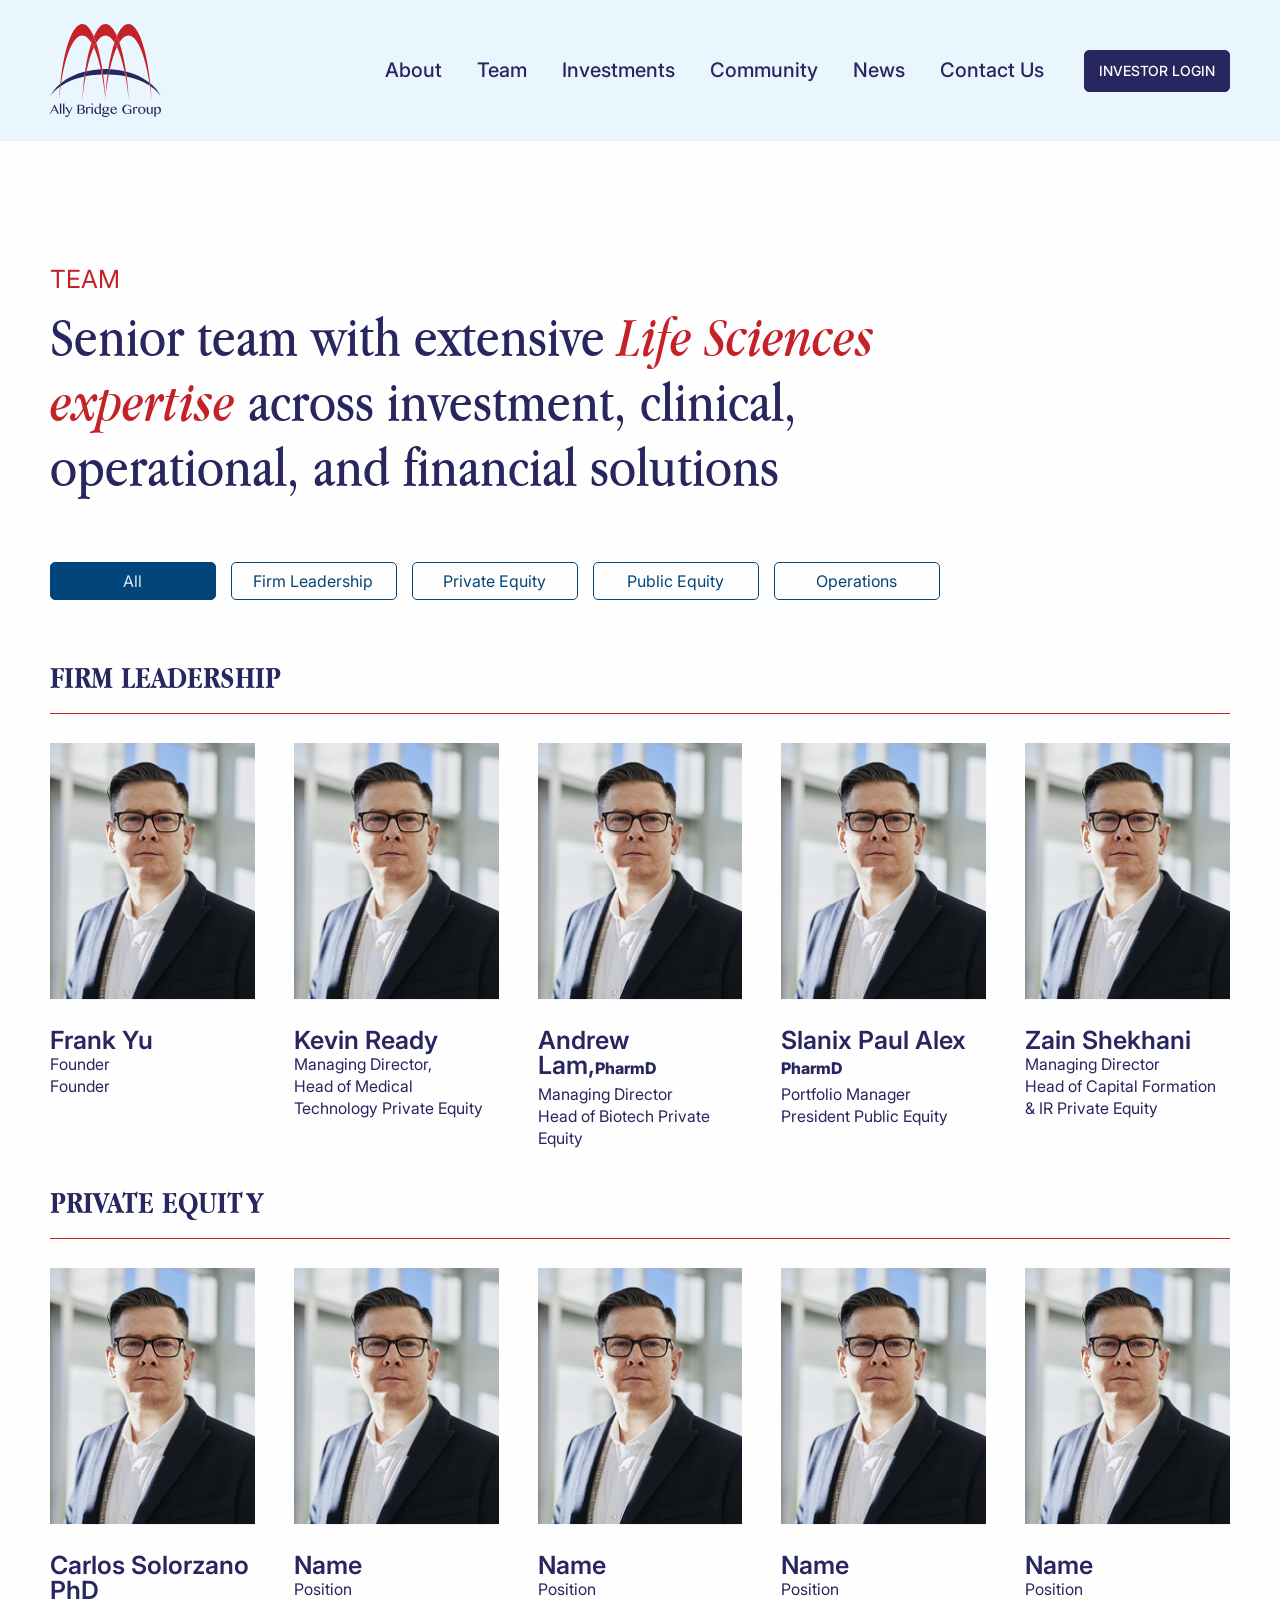
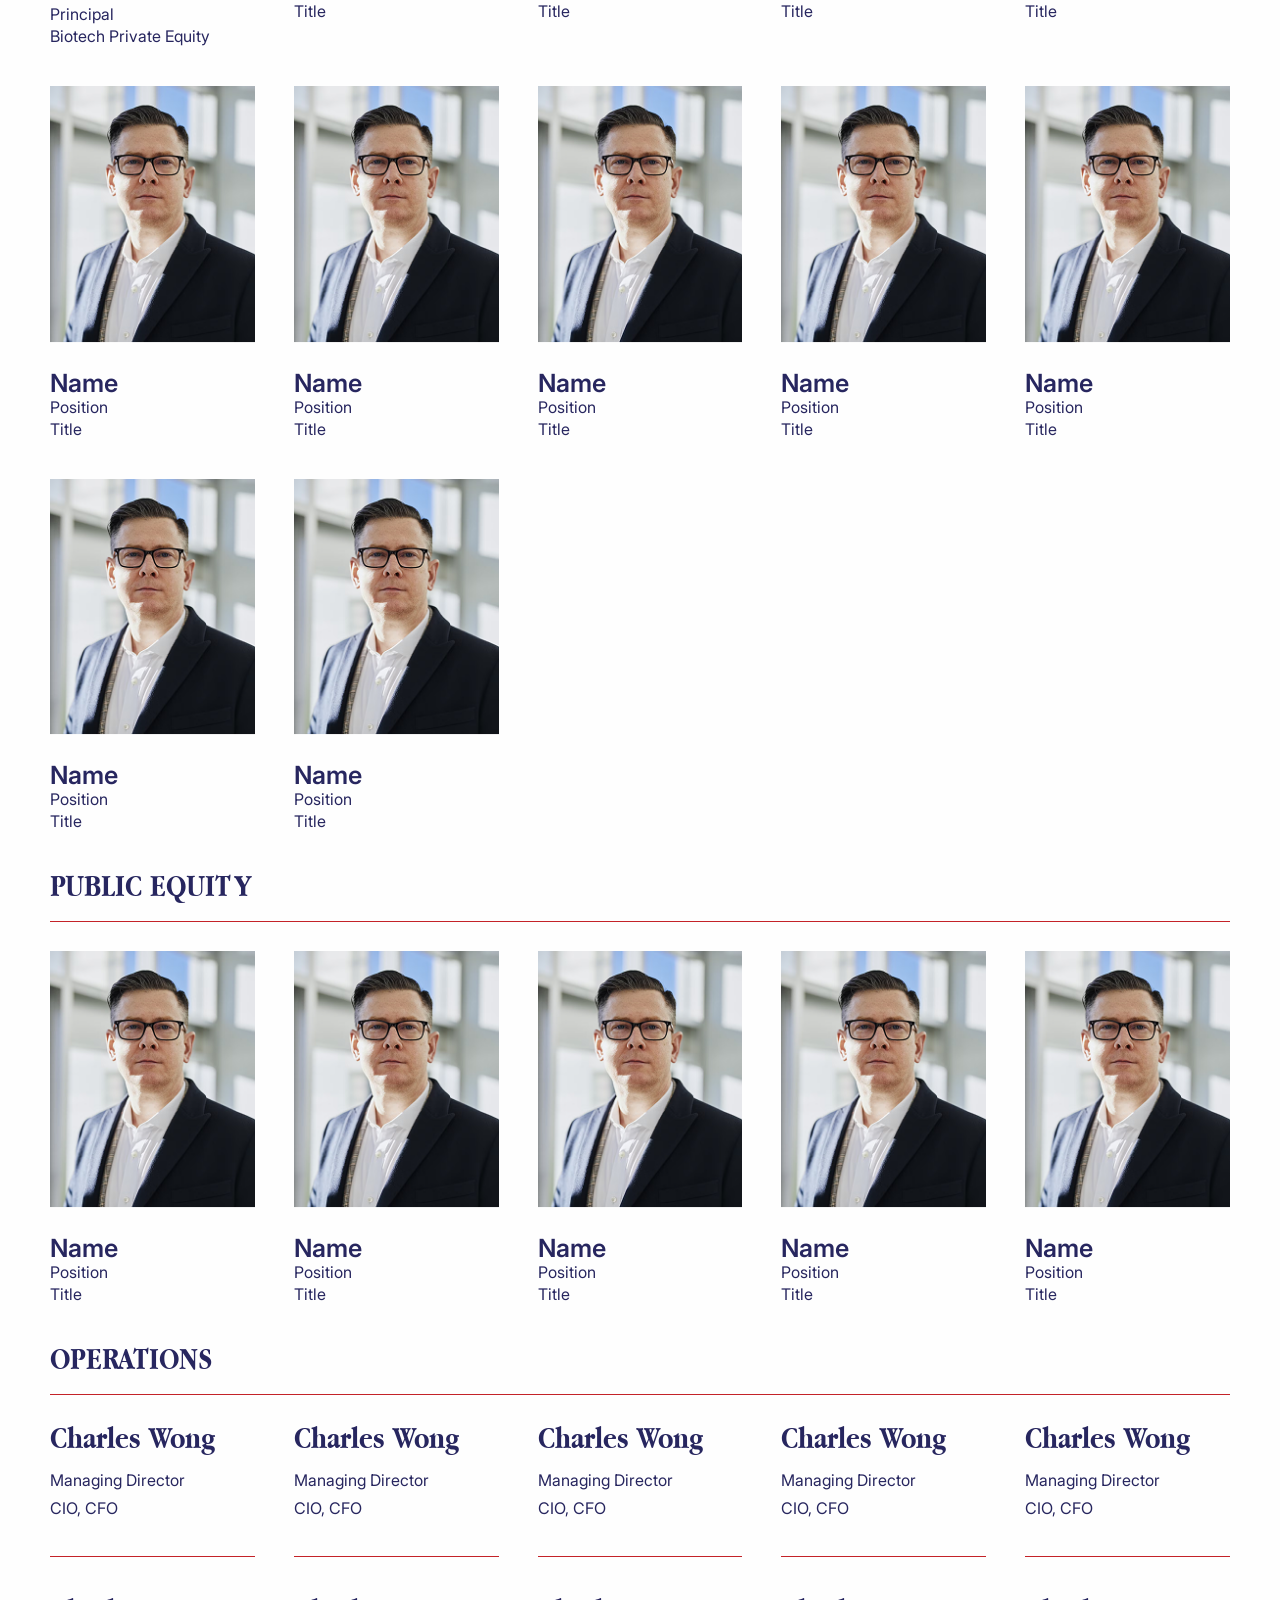
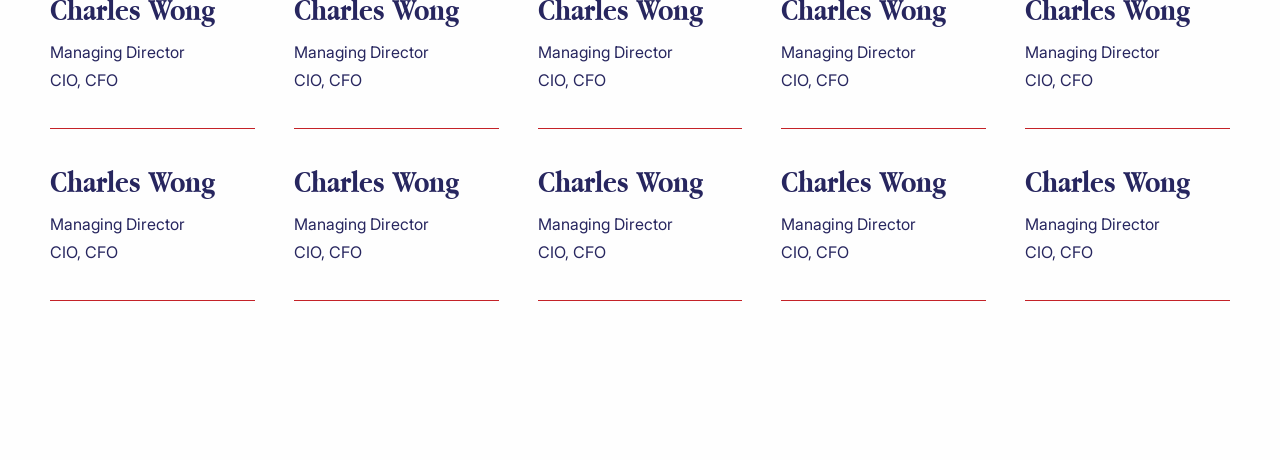
<file: team.html>
<!DOCTYPE html>
<html lang="en">

<head>
    <meta charset="UTF-8">
    <meta name="viewport" content="width=device-width, initial-scale=1.0">
    <title>Team</title>
    <link rel="stylesheet" href="style.css">
    <link rel="stylesheet" href="./css/media.css">
    <link rel="stylesheet" href="https://cdn.jsdelivr.net/npm/swiper@11/swiper-bundle.min.css">
</head>

<body>
    <header class="header bg_light_blue">
        <div class="container">
            <div class="header_main">
                <div class="header_logo">
                    <a href="./index.html">
                        <img src="./images/header_logo.svg" alt="header_logo">
                    </a>
                </div>
                <div class="header_right">
                    <div class="header_menu">
                        <ul>
                            <li><a href="./about.html">About</a></li>
                            <li><a href="./team.html">Team</a></li>
                            <li><a href="#">Investments</a></li>
                            <li><a href="#">Community</a></li>
                            <li><a href="#">News</a></li>
                            <li><a href="#">Contact Us</a></li>
                        </ul>
                    </div>
                    <div class="header_right_btn">
                        <a href="#" class="header_btn">INVESTOR LOGIN</a>
                    </div>
                </div>
                <div class="mobileIcon">
                    <span></span>
                </div>
            </div>
        </div>
    </header>

    <section class="team">
        <div class="container">
            <div class="team_main">
                <div class="team_content_top">
                    <div class="team_content_desc">
                        <h5 class="small_h5">TEAM</h5>
                        <h2 class="title_h2">Senior team with extensive <span>Life Sciences expertise</span> across
                            investment,
                            clinical,
                            operational, and financial solutions</h2>
                    </div>
                    <div class="team_tab_btn">
                        <ul>
                            <li class="tab">
                                <a href="#" class="tab_btn active" data-filter="all">All</a>
                            </li>
                            <li class="tab">
                                <a href="#" class="tab_btn" data-filter="leadership">Firm Leadership</a>
                            </li>
                            <li class="tab">
                                <a href="#" class="tab_btn" data-filter="private-equity">Private Equity</a>
                            </li>
                            <li class="tab">
                                <a href="#" class="tab_btn" data-filter="public-equity">Public Equity</a>
                            </li>
                            <li class="tab">
                                <a href="#" class="tab_btn" data-filter="operations">Operations</a>
                            </li>
                        </ul>
                    </div>
                </div>
                <div class="team_content_btm gap_fourty">
                    <div class="leadership" data-category="leadership">
                        <div class="team_title">
                            <h5 class="title_h5">
                                FIRM LEADERSHIP
                            </h5>
                        </div>
                        <div class="team_list">
                            <div class="team_card">
                                <div class="team_memmber">
                                    <img src="./images/team_member.png" alt="">
                                </div>
                                <div class="team_memmber_details">
                                    <h5 class="small_h5">Frank Yu</h5>
                                    <p class="small_p">Founder</p>
                                    <p class="small_p">Founder</p>
                                </div>
                            </div>
                            <div class="team_card">
                                <div class="team_memmber">
                                    <img src="./images/team_member.png" alt="">
                                </div>
                                <div class="team_memmber_details">
                                    <h5 class="small_h5">Kevin Ready</h5>
                                    <p class="small_p">Managing Director,</p>
                                    <p class="small_p">Head of Medical Technology Private Equity</p>
                                </div>
                            </div>
                            <div class="team_card">
                                <div class="team_memmber">
                                    <img src="./images/team_member.png" alt="">
                                </div>
                                <div class="team_memmber_details">
                                    <h5 class="small_h5">Andrew Lam,<span>PharmD</span></h5>
                                    <p class="small_p">Managing Director</p>
                                    <p class="small_p">Head of Biotech Private Equity</p>
                                </div>
                            </div>
                            <div class="team_card">
                                <div class="team_memmber">
                                    <img src="./images/team_member.png" alt="">
                                </div>
                                <div class="team_memmber_details">
                                    <h5 class="small_h5">Slanix Paul Alex <span>PharmD</span></h5>
                                    <p class="small_p">Portfolio Manager</p>
                                    <p class="small_p">President
                                        Public Equity</p>
                                </div>
                            </div>
                            <div class="team_card">
                                <div class="team_memmber">
                                    <img src="./images/team_member.png" alt="">
                                </div>
                                <div class="team_memmber_details">
                                    <h5 class="small_h5">Zain Shekhani</h5>
                                    <p class="small_p">Managing Director</p>
                                    <p class="small_p">Head of Capital Formation & IR
                                        Private Equity</p>
                                </div>
                            </div>
                        </div>
                    </div>
                    <div class="leadership" data-category="private-equity">
                        <div class="team_title">
                            <h5 class="title_h5">
                                PRIVATE EQUITY
                            </h5>
                        </div>
                        <div class="team_list">
                            <div class="team_card2">
                                <div class="team_memmber">
                                    <img src="./images/team_member.png" alt="">
                                </div>
                                <div class="team_memmber_details">
                                    <h5 class="small_h5">Carlos Solorzano PhD</h5>
                                    <p class="small_p">Principal</p>
                                    <p class="small_p">Biotech Private Equity</p>
                                </div>
                            </div>
                            <div class="team_card2">
                                <div class="team_memmber">
                                    <img src="./images/team_member.png" alt="">
                                </div>
                                <div class="team_memmber_details">
                                    <h5 class="small_h5">Name</h5>
                                    <p class="small_p">Position </p>
                                    <p class="small_p">Title</p>
                                </div>
                            </div>
                            <div class="team_card2">
                                <div class="team_memmber">
                                    <img src="./images/team_member.png" alt="">
                                </div>
                                <div class="team_memmber_details">
                                    <h5 class="small_h5">Name</h5>
                                    <p class="small_p">Position </p>
                                    <p class="small_p">Title</p>
                                </div>
                            </div>
                            <div class="team_card2">
                                <div class="team_memmber">
                                    <img src="./images/team_member.png" alt="">
                                </div>
                                <div class="team_memmber_details">
                                    <h5 class="small_h5">Name</h5>
                                    <p class="small_p">Position </p>
                                    <p class="small_p">Title</p>
                                </div>
                            </div>
                            <div class="team_card2">
                                <div class="team_memmber">
                                    <img src="./images/team_member.png" alt="">
                                </div>
                                <div class="team_memmber_details">
                                    <h5 class="small_h5">Name</h5>
                                    <p class="small_p">Position </p>
                                    <p class="small_p">Title</p>
                                </div>
                            </div>
                            <div class="team_card2">
                                <div class="team_memmber">
                                    <img src="./images/team_member.png" alt="">
                                </div>
                                <div class="team_memmber_details">
                                    <h5 class="small_h5">Name</h5>
                                    <p class="small_p">Position </p>
                                    <p class="small_p">Title</p>
                                </div>
                            </div>
                            <div class="team_card2">
                                <div class="team_memmber">
                                    <img src="./images/team_member.png" alt="">
                                </div>
                                <div class="team_memmber_details">
                                    <h5 class="small_h5">Name</h5>
                                    <p class="small_p">Position </p>
                                    <p class="small_p">Title</p>
                                </div>
                            </div>
                            <div class="team_card2">
                                <div class="team_memmber">
                                    <img src="./images/team_member.png" alt="">
                                </div>
                                <div class="team_memmber_details">
                                    <h5 class="small_h5">Name</h5>
                                    <p class="small_p">Position </p>
                                    <p class="small_p">Title</p>
                                </div>
                            </div>
                            <div class="team_card2">
                                <div class="team_memmber">
                                    <img src="./images/team_member.png" alt="">
                                </div>
                                <div class="team_memmber_details">
                                    <h5 class="small_h5">Name</h5>
                                    <p class="small_p">Position </p>
                                    <p class="small_p">Title</p>
                                </div>
                            </div>
                            <div class="team_card2">
                                <div class="team_memmber">
                                    <img src="./images/team_member.png" alt="">
                                </div>
                                <div class="team_memmber_details">
                                    <h5 class="small_h5">Name</h5>
                                    <p class="small_p">Position </p>
                                    <p class="small_p">Title</p>
                                </div>
                            </div>
                            <div class="team_card2">
                                <div class="team_memmber">
                                    <img src="./images/team_member.png" alt="">
                                </div>
                                <div class="team_memmber_details">
                                    <h5 class="small_h5">Name</h5>
                                    <p class="small_p">Position </p>
                                    <p class="small_p">Title</p>
                                </div>
                            </div>
                            <div class="team_card2">
                                <div class="team_memmber">
                                    <img src="./images/team_member.png" alt="">
                                </div>
                                <div class="team_memmber_details">
                                    <h5 class="small_h5">Name</h5>
                                    <p class="small_p">Position </p>
                                    <p class="small_p">Title</p>
                                </div>
                            </div>
                        </div>
                    </div>
                    <div class="leadership" data-category="public-equity">
                        <div class="team_title">
                            <h5 class="title_h5">
                                PUBLIC EQUITY
                            </h5>
                        </div>
                        <div class="team_list">
                            <div class="team_card2">
                                <div class="team_memmber">
                                    <img src="./images/team_member.png" alt="">
                                </div>
                                <div class="team_memmber_details">
                                    <h5 class="small_h5">Name</h5>
                                    <p class="small_p">Position </p>
                                    <p class="small_p">Title</p>
                                </div>
                            </div>
                            <div class="team_card2">
                                <div class="team_memmber">
                                    <img src="./images/team_member.png" alt="">
                                </div>
                                <div class="team_memmber_details">
                                    <h5 class="small_h5">Name</h5>
                                    <p class="small_p">Position </p>
                                    <p class="small_p">Title</p>
                                </div>
                            </div>
                            <div class="team_card2">
                                <div class="team_memmber">
                                    <img src="./images/team_member.png" alt="">
                                </div>
                                <div class="team_memmber_details">
                                    <h5 class="small_h5">Name</h5>
                                    <p class="small_p">Position </p>
                                    <p class="small_p">Title</p>
                                </div>
                            </div>
                            <div class="team_card2">
                                <div class="team_memmber">
                                    <img src="./images/team_member.png" alt="">
                                </div>
                                <div class="team_memmber_details">
                                    <h5 class="small_h5">Name</h5>
                                    <p class="small_p">Position </p>
                                    <p class="small_p">Title</p>
                                </div>
                            </div>
                            <div class="team_card2">
                                <div class="team_memmber">
                                    <img src="./images/team_member.png" alt="">
                                </div>
                                <div class="team_memmber_details">
                                    <h5 class="small_h5">Name</h5>
                                    <p class="small_p">Position </p>
                                    <p class="small_p">Title</p>
                                </div>
                            </div>
                        </div>
                    </div>
                    <div class="leadership" data-category="operations">
                        <div class="team_title">
                            <h5 class="title_h5">
                                OPERATIONS
                            </h5>
                        </div>
                        <div class="team_list">
                            <div class="operations">
                                <div class="operations_title">
                                    <h5 class="title_h5">Charles Wong</h5>
                                </div>
                                <div class="operation-desc">
                                    <p class="small_p">Managing Director</p>
                                    <p class="small_p">CIO, CFO</p>
                                </div>
                            </div>
                            <div class="operations">
                                <div class="operations_title">
                                    <h5 class="title_h5">Charles Wong</h5>
                                </div>
                                <div class="operation-desc">
                                    <p class="small_p">Managing Director</p>
                                    <p class="small_p">CIO, CFO</p>
                                </div>
                            </div>
                            <div class="operations">
                                <div class="operations_title">
                                    <h5 class="title_h5">Charles Wong</h5>
                                </div>
                                <div class="operation-desc">
                                    <p class="small_p">Managing Director</p>
                                    <p class="small_p">CIO, CFO</p>
                                </div>
                            </div>
                            <div class="operations">
                                <div class="operations_title">
                                    <h5 class="title_h5">Charles Wong</h5>
                                </div>
                                <div class="operation-desc">
                                    <p class="small_p">Managing Director</p>
                                    <p class="small_p">CIO, CFO</p>
                                </div>
                            </div>
                            <div class="operations">
                                <div class="operations_title">
                                    <h5 class="title_h5">Charles Wong</h5>
                                </div>
                                <div class="operation-desc">
                                    <p class="small_p">Managing Director</p>
                                    <p class="small_p">CIO, CFO</p>
                                </div>
                            </div>
                            <div class="operations">
                                <div class="operations_title">
                                    <h5 class="title_h5">Charles Wong</h5>
                                </div>
                                <div class="operation-desc">
                                    <p class="small_p">Managing Director</p>
                                    <p class="small_p">CIO, CFO</p>
                                </div>
                            </div>
                            <div class="operations">
                                <div class="operations_title">
                                    <h5 class="title_h5">Charles Wong</h5>
                                </div>
                                <div class="operation-desc">
                                    <p class="small_p">Managing Director</p>
                                    <p class="small_p">CIO, CFO</p>
                                </div>
                            </div>
                            <div class="operations">
                                <div class="operations_title">
                                    <h5 class="title_h5">Charles Wong</h5>
                                </div>
                                <div class="operation-desc">
                                    <p class="small_p">Managing Director</p>
                                    <p class="small_p">CIO, CFO</p>
                                </div>
                            </div>
                            <div class="operations">
                                <div class="operations_title">
                                    <h5 class="title_h5">Charles Wong</h5>
                                </div>
                                <div class="operation-desc">
                                    <p class="small_p">Managing Director</p>
                                    <p class="small_p">CIO, CFO</p>
                                </div>
                            </div>
                            <div class="operations">
                                <div class="operations_title">
                                    <h5 class="title_h5">Charles Wong</h5>
                                </div>
                                <div class="operation-desc">
                                    <p class="small_p">Managing Director</p>
                                    <p class="small_p">CIO, CFO</p>
                                </div>
                            </div>
                            <div class="operations">
                                <div class="operations_title">
                                    <h5 class="title_h5">Charles Wong</h5>
                                </div>
                                <div class="operation-desc">
                                    <p class="small_p">Managing Director</p>
                                    <p class="small_p">CIO, CFO</p>
                                </div>
                            </div>
                            <div class="operations">
                                <div class="operations_title">
                                    <h5 class="title_h5">Charles Wong</h5>
                                </div>
                                <div class="operation-desc">
                                    <p class="small_p">Managing Director</p>
                                    <p class="small_p">CIO, CFO</p>
                                </div>
                            </div>
                            <div class="operations">
                                <div class="operations_title">
                                    <h5 class="title_h5">Charles Wong</h5>
                                </div>
                                <div class="operation-desc">
                                    <p class="small_p">Managing Director</p>
                                    <p class="small_p">CIO, CFO</p>
                                </div>
                            </div>
                            <div class="operations">
                                <div class="operations_title">
                                    <h5 class="title_h5">Charles Wong</h5>
                                </div>
                                <div class="operation-desc">
                                    <p class="small_p">Managing Director</p>
                                    <p class="small_p">CIO, CFO</p>
                                </div>
                            </div>
                            <div class="operations">
                                <div class="operations_title">
                                    <h5 class="title_h5">Charles Wong</h5>
                                </div>
                                <div class="operation-desc">
                                    <p class="small_p">Managing Director</p>
                                    <p class="small_p">CIO, CFO</p>
                                </div>
                            </div>
                        </div>
                    </div>
                </div>
            </div>
        </div>
    </section>

    <div class="team_details_default_box bg_sky_blue">
        <div class="team_details_main">
            <div class="close_menu"><svg width="37" height="35" viewBox="0 0 37 35" fill="none"
                    xmlns="http://www.w3.org/2000/svg">
                    <line x1="3.18175" y1="1.06068" x2="35.1818" y2="33.0607" stroke="#C42228" stroke-width="3" />
                    <line y1="-1.5" x2="45.2548" y2="-1.5"
                        transform="matrix(-0.707107 0.707107 0.707107 0.707107 34.1211 2.12134)" stroke="#C42228"
                        stroke-width="3" />
                </svg>
            </div>
            <div class="team_details_box_center">
                <div class="team_details_box_left">
                    <div class="team_details_box_left_img">
                        <img src="./images/team_member.png" alt="">
                    </div>
                    <div class="team_details_box_left_text">
                        <h5 class="title-h5">
                            Name
                        </h5>
                        <p>Managing Director</p>
                        <div class="location">
                            <a href="https://maps.google.com"><svg width="15" height="20" viewBox="0 0 15 20" fill="none"
                                    xmlns="http://www.w3.org/2000/svg">
                                    <path
                                        d="M7.14258 0C11.0874 0 14.2861 3.19773 14.2861 7.14258C14.2861 8.27035 14.0241 9.33677 13.5586 10.2852H13.7139L6.74023 20L0.571289 10.2852H0.727539C0.262061 9.33676 0 8.27037 0 7.14258C5.06616e-05 3.19782 3.19785 0.000151015 7.14258 0ZM7.42773 4.57129C5.84978 4.57129 4.57031 5.85075 4.57031 7.42871C4.57037 9.0001 5.83927 10.2746 7.4082 10.2852H7.44727C9.01606 10.2745 10.2841 9.00001 10.2842 7.42871C10.2842 5.85085 9.00556 4.57144 7.42773 4.57129Z"
                                        fill="#27265F" />
                                </svg>
                            </a>
                            <h6 class="title_h6">NEW YORK</h6>
                        </div>
                    </div>
                </div>
                <div class="team_details_box_right">
                    <img src="./images/popup.png" alt="">
                </div>
            </div>
            <div class="team_details_box_btm">
                <p>Before joining Ally Bridge Group, Kevin was a Principal at CRG, a healthcare investment management
                    firm providing growth capital to companies through the form of long-term debt and equity. Kevin
                    began his career in the Healthcare Investment Banking Group at Stifel Nicolaus. Kevin holds a BS in
                    Finance and Information Systems from the University of Maryland.</p>
                <div class="linkedin_icon">
                    <a href="https://www.linkedin.com/"> <svg width="20" height="20" viewBox="0 0 20 20" fill="none"
                            xmlns="http://www.w3.org/2000/svg" xmlns:xlink="http://www.w3.org/1999/xlink">
                            <rect width="20" height="20" fill="url(#pattern0_533_2448)" />
                            <defs>
                                <pattern id="pattern0_533_2448" patternContentUnits="objectBoundingBox" width="1"
                                    height="1">
                                    <use xlink:href="#image0_533_2448" transform="scale(0.025)" />
                                </pattern>
                                <image id="image0_533_2448" width="40" height="40" preserveAspectRatio="none"
                                    xlink:href="[data-uri]" />
                            </defs>
                        </svg>
                    </a>
                </div>
            </div>
        </div>
    </div>

    <div class="team_details_second_box bg_sky_blue">
        <div class="team_details_second_box_main">
            <div class="close_menu"><svg width="37" height="35" viewBox="0 0 37 35" fill="none"
                    xmlns="http://www.w3.org/2000/svg">
                    <line x1="3.18175" y1="1.06068" x2="35.1818" y2="33.0607" stroke="#C42228" stroke-width="3" />
                    <line y1="-1.5" x2="45.2548" y2="-1.5"
                        transform="matrix(-0.707107 0.707107 0.707107 0.707107 34.1211 2.12134)" stroke="#C42228"
                        stroke-width="3" />
                </svg>
            </div>
            <div class="team_details_box_left">
                <div class="team_details_box_left_img">
                    <img src="./images/team_member.png" alt="">
                </div>
                <div class="team_details_box_left_text">
                    <h5 class="title-h5">
                        Name
                    </h5>
                    <p>Managing Director</p>
                    <div class="location">
                        <a href="https://maps.google.com"><svg width="15" height="20" viewBox="0 0 15 20" fill="none"
                                xmlns="http://www.w3.org/2000/svg">
                                <path
                                    d="M7.14258 0C11.0874 0 14.2861 3.19773 14.2861 7.14258C14.2861 8.27035 14.0241 9.33677 13.5586 10.2852H13.7139L6.74023 20L0.571289 10.2852H0.727539C0.262061 9.33676 0 8.27037 0 7.14258C5.06616e-05 3.19782 3.19785 0.000151015 7.14258 0ZM7.42773 4.57129C5.84978 4.57129 4.57031 5.85075 4.57031 7.42871C4.57037 9.0001 5.83927 10.2746 7.4082 10.2852H7.44727C9.01606 10.2745 10.2841 9.00001 10.2842 7.42871C10.2842 5.85085 9.00556 4.57144 7.42773 4.57129Z"
                                    fill="#27265F" />
                            </svg>
                        </a>
                        <h6 class="title_h6">NEW YORK</h6>
                    </div>
                </div>
            </div>
            <div class="team_details_box_btm">
                <h4 class="title_h4">
                    Kevin Reilly joined Ally Bridge Group in 2021 and is a <span>Managing Director, Head of
                        Medtech</span>, for the
                    private equity strategy focused on transactions across healthcare subsectors.
                </h4>
                <p>Before joining Ally Bridge Group, Kevin was a Principal at CRG, a healthcare investment management
                    firm providing growth capital to companies through the form of long-term debt and equity. Kevin
                    began his career in the Healthcare Investment Banking Group at Stifel Nicolaus. Kevin holds a BS in
                    Finance and Information Systems from the University of Maryland.</p>
                <div class="linkedin_icon">
                    <a href="https://www.linkedin.com/"> <svg width="20" height="20" viewBox="0 0 20 20" fill="none"
                            xmlns="http://www.w3.org/2000/svg" xmlns:xlink="http://www.w3.org/1999/xlink">
                            <rect width="20" height="20" fill="url(#pattern0_533_2448)" />
                            <defs>
                                <pattern id="pattern0_533_2448" patternContentUnits="objectBoundingBox" width="1"
                                    height="1">
                                    <use xlink:href="#image0_533_2448" transform="scale(0.025)" />
                                </pattern>
                                <image id="image0_533_2448" width="40" height="40" preserveAspectRatio="none"
                                    xlink:href="[data-uri]" />
                            </defs>
                        </svg>
                    </a>
                </div>
                <div class="popup_bg">
                    <img src="./images/popup.png" alt="">
                </div>
            </div>
        </div>
    </div>

    <script src="https://ajax.googleapis.com/ajax/libs/jquery/3.7.1/jquery.min.js"></script>
    <script src="https://cdn.jsdelivr.net/npm/swiper@11/swiper-bundle.min.js"></script>
    <script src="./js/custom.js"></script>
</body>

</html>
</file>
<file: style.css>
@font-face {
    font-family: 'Apple Garamond';
    src: url('./fonts/AppleGaramond-Italic.woff2') format('woff2'),
        url('./fonts/AppleGaramond-Italic.woff') format('woff');
    font-weight: normal;
    font-style: italic;
    font-display: swap;
}

@font-face {
    font-family: 'Apple Garamond';
    src: url('./fonts/AppleGaramond.woff2') format('woff2'),
        url('./fonts/AppleGaramond.woff') format('woff');
    font-weight: normal;
    font-style: normal;
    font-display: swap;
}

@font-face {
    font-family: 'Apple Garamond';
    src: url('./fonts/AppleGaramondLight.woff2') format('woff2'),
        url('./fonts/AppleGaramondLight.woff') format('woff');
    font-weight: 300;
    font-style: normal;
    font-display: swap;
}

@font-face {
    font-family: 'Apple Garamond';
    src: url('./fonts/AppleGaramond-BoldItalic.woff2') format('woff2'),
        url('./fonts/AppleGaramond-BoldItalic.woff') format('woff');
    font-weight: bold;
    font-style: italic;
    font-display: swap;
}

@font-face {
    font-family: 'Apple Garamond';
    src: url('./fonts/AppleGaramond-Bold.woff2') format('woff2'),
        url('./fonts/AppleGaramond-Bold.woff') format('woff');
    font-weight: bold;
    font-style: normal;
    font-display: swap;
}

@font-face {
    font-family: 'Apple Garamond';
    src: url('./fonts/AppleGaramondLight-Italic.woff2') format('woff2'),
        url('./fonts/AppleGaramondLight-Italic.woff') format('woff');
    font-weight: 300;
    font-style: italic;
    font-display: swap;
}

@font-face {
    font-family: 'Inter 18pt';
    src: url('./fonts/Inter18pt-SemiBoldItalic.woff2') format('woff2'),
        url('./fonts/Inter18pt-SemiBoldItalic.woff') format('woff');
    font-weight: 600;
    font-style: italic;
    font-display: swap;
}

@font-face {
    font-family: 'Inter 18pt';
    src: url('./fonts/Inter18pt-Regular.woff2') format('woff2'),
        url('./fonts/Inter18pt-Regular.woff') format('woff');
    font-weight: normal;
    font-style: normal;
    font-display: swap;
}

@font-face {
    font-family: 'Inter 18pt';
    src: url('./fonts/Inter18pt-Thin.woff2') format('woff2'),
        url('./fonts/Inter18pt-Thin.woff') format('woff');
    font-weight: 100;
    font-style: normal;
    font-display: swap;
}

@font-face {
    font-family: 'Inter 28pt';
    src: url('./fonts/Inter28pt-ExtraBoldItalic.woff2') format('woff2'),
        url('./fonts/Inter28pt-ExtraBoldItalic.woff') format('woff');
    font-weight: bold;
    font-style: italic;
    font-display: swap;
}

@font-face {
    font-family: 'Inter 24pt';
    src: url('./fonts/Inter24pt-LightItalic.woff2') format('woff2'),
        url('./fonts/Inter24pt-LightItalic.woff') format('woff');
    font-weight: 300;
    font-style: italic;
    font-display: swap;
}

@font-face {
    font-family: 'Inter 28pt';
    src: url('./fonts/Inter28pt-Light.woff2') format('woff2'),
        url('./fonts/Inter28pt-Light.woff') format('woff');
    font-weight: 300;
    font-style: normal;
    font-display: swap;
}

@font-face {
    font-family: 'Inter 28pt';
    src: url('./fonts/Inter28pt-MediumItalic.woff2') format('woff2'),
        url('./fonts/Inter28pt-MediumItalic.woff') format('woff');
    font-weight: 500;
    font-style: italic;
    font-display: swap;
}

@font-face {
    font-family: 'Inter 28pt';
    src: url('./fonts/Inter28pt-SemiBoldItalic.woff2') format('woff2'),
        url('./fonts/Inter28pt-SemiBoldItalic.woff') format('woff');
    font-weight: 600;
    font-style: italic;
    font-display: swap;
}

@font-face {
    font-family: 'Inter 28pt';
    src: url('./fonts/Inter28pt-Thin.woff2') format('woff2'),
        url('./fonts/Inter28pt-Thin.woff') format('woff');
    font-weight: 100;
    font-style: normal;
    font-display: swap;
}

@font-face {
    font-family: 'Inter 28pt';
    src: url('./fonts/Inter28pt-ThinItalic.woff2') format('woff2'),
        url('./fonts/Inter28pt-ThinItalic.woff') format('woff');
    font-weight: 100;
    font-style: italic;
    font-display: swap;
}

@font-face {
    font-family: 'Inter 18pt';
    src: url('./fonts/Inter18pt-Black.woff2') format('woff2'),
        url('./fonts/Inter18pt-Black.woff') format('woff');
    font-weight: 900;
    font-style: normal;
    font-display: swap;
}

@font-face {
    font-family: 'Inter 18pt';
    src: url('./fonts/Inter18pt-BlackItalic.woff2') format('woff2'),
        url('./fonts/Inter18pt-BlackItalic.woff') format('woff');
    font-weight: 900;
    font-style: italic;
    font-display: swap;
}

@font-face {
    font-family: 'Inter 18pt';
    src: url('./fonts/Inter18pt-BoldItalic.woff2') format('woff2'),
        url('./fonts/Inter18pt-BoldItalic.woff') format('woff');
    font-weight: bold;
    font-style: italic;
    font-display: swap;
}

@font-face {
    font-family: 'Inter 18pt';
    src: url('./fonts/Inter18pt-Bold.woff2') format('woff2'),
        url('./fonts/Inter18pt-Bold.woff') format('woff');
    font-weight: bold;
    font-style: normal;
    font-display: swap;
}

@font-face {
    font-family: 'Inter 18pt';
    src: url('./fonts/Inter18pt-ExtraBold.woff2') format('woff2'),
        url('./fonts/Inter18pt-ExtraBold.woff') format('woff');
    font-weight: bold;
    font-style: normal;
    font-display: swap;
}

@font-face {
    font-family: 'Inter 18pt';
    src: url('./fonts/Inter18pt-Italic.woff2') format('woff2'),
        url('./fonts/Inter18pt-Italic.woff') format('woff');
    font-weight: normal;
    font-style: italic;
    font-display: swap;
}

@font-face {
    font-family: 'Inter 18pt';
    src: url('./fonts/Inter18pt-ExtraLight.woff2') format('woff2'),
        url('./fonts/Inter18pt-ExtraLight.woff') format('woff');
    font-weight: 200;
    font-style: normal;
    font-display: swap;
}

@font-face {
    font-family: 'Inter 18pt';
    src: url('./fonts/Inter18pt-ExtraBoldItalic.woff2') format('woff2'),
        url('./fonts/Inter18pt-ExtraBoldItalic.woff') format('woff');
    font-weight: bold;
    font-style: italic;
    font-display: swap;
}

@font-face {
    font-family: 'Inter 18pt';
    src: url('./fonts/Inter18pt-LightItalic.woff2') format('woff2'),
        url('./fonts/Inter18pt-LightItalic.woff') format('woff');
    font-weight: 300;
    font-style: italic;
    font-display: swap;
}

@font-face {
    font-family: 'Inter 18pt';
    src: url('./fonts/Inter18pt-ExtraLightItalic.woff2') format('woff2'),
        url('./fonts/Inter18pt-ExtraLightItalic.woff') format('woff');
    font-weight: 200;
    font-style: italic;
    font-display: swap;
}

@font-face {
    font-family: 'Inter 18pt';
    src: url('./fonts/Inter18pt-Light.woff2') format('woff2'),
        url('./fonts/Inter18pt-Light.woff') format('woff');
    font-weight: 300;
    font-style: normal;
    font-display: swap;
}

@font-face {
    font-family: 'Inter 18pt';
    src: url('./fonts/Inter18pt-SemiBold.woff2') format('woff2'),
        url('./fonts/Inter18pt-SemiBold.woff') format('woff');
    font-weight: 600;
    font-style: normal;
    font-display: swap;
}

@font-face {
    font-family: 'Inter 18pt';
    src: url('./fonts/Inter18pt-Medium.woff2') format('woff2'),
        url('./fonts/Inter18pt-Medium.woff') format('woff');
    font-weight: 500;
    font-style: normal;
    font-display: swap;
}

@font-face {
    font-family: 'Inter 18pt';
    src: url('./fonts/Inter18pt-MediumItalic.woff2') format('woff2'),
        url('./fonts/Inter18pt-MediumItalic.woff') format('woff');
    font-weight: 500;
    font-style: italic;
    font-display: swap;
}

@font-face {
    font-family: 'Inter 24pt';
    src: url('./fonts/Inter24pt-Black.woff2') format('woff2'),
        url('./fonts/Inter24pt-Black.woff') format('woff');
    font-weight: 900;
    font-style: normal;
    font-display: swap;
}

@font-face {
    font-family: 'Inter 24pt';
    src: url('./fonts/Inter24pt-BlackItalic.woff2') format('woff2'),
        url('./fonts/Inter24pt-BlackItalic.woff') format('woff');
    font-weight: 900;
    font-style: italic;
    font-display: swap;
}

@font-face {
    font-family: 'Inter 24pt';
    src: url('./fonts/Inter24pt-Bold.woff2') format('woff2'),
        url('./fonts/Inter24pt-Bold.woff') format('woff');
    font-weight: bold;
    font-style: normal;
    font-display: swap;
}

@font-face {
    font-family: 'Inter 18pt';
    src: url('./fonts/Inter18pt-ThinItalic.woff2') format('woff2'),
        url('./fonts/Inter18pt-ThinItalic.woff') format('woff');
    font-weight: 100;
    font-style: italic;
    font-display: swap;
}

@font-face {
    font-family: 'Inter 24pt';
    src: url('./fonts/Inter24pt-Italic.woff2') format('woff2'),
        url('./fonts/Inter24pt-Italic.woff') format('woff');
    font-weight: normal;
    font-style: italic;
    font-display: swap;
}

@font-face {
    font-family: 'Inter 24pt';
    src: url('./fonts/Inter24pt-ExtraLight.woff2') format('woff2'),
        url('./fonts/Inter24pt-ExtraLight.woff') format('woff');
    font-weight: 200;
    font-style: normal;
    font-display: swap;
}

@font-face {
    font-family: 'Inter 24pt';
    src: url('./fonts/Inter24pt-BoldItalic.woff2') format('woff2'),
        url('./fonts/Inter24pt-BoldItalic.woff') format('woff');
    font-weight: bold;
    font-style: italic;
    font-display: swap;
}

@font-face {
    font-family: 'Inter 24pt';
    src: url('./fonts/Inter24pt-ExtraLightItalic.woff2') format('woff2'),
        url('./fonts/Inter24pt-ExtraLightItalic.woff') format('woff');
    font-weight: 200;
    font-style: italic;
    font-display: swap;
}

@font-face {
    font-family: 'Inter 24pt';
    src: url('./fonts/Inter24pt-Medium.woff2') format('woff2'),
        url('./fonts/Inter24pt-Medium.woff') format('woff');
    font-weight: 500;
    font-style: normal;
    font-display: swap;
}

@font-face {
    font-family: 'Inter 24pt';
    src: url('./fonts/Inter24pt-ExtraBold.woff2') format('woff2'),
        url('./fonts/Inter24pt-ExtraBold.woff') format('woff');
    font-weight: bold;
    font-style: normal;
    font-display: swap;
}

@font-face {
    font-family: 'Inter 24pt';
    src: url('./fonts/Inter24pt-ExtraBoldItalic.woff2') format('woff2'),
        url('./fonts/Inter24pt-ExtraBoldItalic.woff') format('woff');
    font-weight: bold;
    font-style: italic;
    font-display: swap;
}

@font-face {
    font-family: 'Inter 24pt';
    src: url('./fonts/Inter24pt-Light.woff2') format('woff2'),
        url('./fonts/Inter24pt-Light.woff') format('woff');
    font-weight: 300;
    font-style: normal;
    font-display: swap;
}

@font-face {
    font-family: 'Inter 24pt';
    src: url('./fonts/Inter24pt-Regular.woff2') format('woff2'),
        url('./fonts/Inter24pt-Regular.woff') format('woff');
    font-weight: normal;
    font-style: normal;
    font-display: swap;
}

@font-face {
    font-family: 'Inter 24pt';
    src: url('./fonts/Inter24pt-SemiBoldItalic.woff2') format('woff2'),
        url('./fonts/Inter24pt-SemiBoldItalic.woff') format('woff');
    font-weight: 600;
    font-style: italic;
    font-display: swap;
}

@font-face {
    font-family: 'Inter 24pt';
    src: url('./fonts/Inter24pt-MediumItalic.woff2') format('woff2'),
        url('./fonts/Inter24pt-MediumItalic.woff') format('woff');
    font-weight: 500;
    font-style: italic;
    font-display: swap;
}

@font-face {
    font-family: 'Inter 24pt';
    src: url('./fonts/Inter24pt-Thin.woff2') format('woff2'),
        url('./fonts/Inter24pt-Thin.woff') format('woff');
    font-weight: 100;
    font-style: normal;
    font-display: swap;
}

@font-face {
    font-family: 'Inter 24pt';
    src: url('./fonts/Inter24pt-ThinItalic.woff2') format('woff2'),
        url('./fonts/Inter24pt-ThinItalic.woff') format('woff');
    font-weight: 100;
    font-style: italic;
    font-display: swap;
}

@font-face {
    font-family: 'Inter 24pt';
    src: url('./fonts/Inter24pt-SemiBold.woff2') format('woff2'),
        url('./fonts/Inter24pt-SemiBold.woff') format('woff');
    font-weight: 600;
    font-style: normal;
    font-display: swap;
}

@font-face {
    font-family: 'Inter 28pt';
    src: url('./fonts/Inter28pt-BoldItalic.woff2') format('woff2'),
        url('./fonts/Inter28pt-BoldItalic.woff') format('woff');
    font-weight: bold;
    font-style: italic;
    font-display: swap;
}

@font-face {
    font-family: 'Inter 28pt';
    src: url('./fonts/Inter28pt-ExtraLight.woff2') format('woff2'),
        url('./fonts/Inter28pt-ExtraLight.woff') format('woff');
    font-weight: 200;
    font-style: normal;
    font-display: swap;
}

@font-face {
    font-family: 'Inter 28pt';
    src: url('./fonts/Inter28pt-Black.woff2') format('woff2'),
        url('./fonts/Inter28pt-Black.woff') format('woff');
    font-weight: 900;
    font-style: normal;
    font-display: swap;
}

@font-face {
    font-family: 'Inter 28pt';
    src: url('./fonts/Inter28pt-Bold.woff2') format('woff2'),
        url('./fonts/Inter28pt-Bold.woff') format('woff');
    font-weight: bold;
    font-style: normal;
    font-display: swap;
}

@font-face {
    font-family: 'Inter 28pt';
    src: url('./fonts/Inter28pt-ExtraBold.woff2') format('woff2'),
        url('./fonts/Inter28pt-ExtraBold.woff') format('woff');
    font-weight: bold;
    font-style: normal;
    font-display: swap;
}

@font-face {
    font-family: 'Inter 28pt';
    src: url('./fonts/Inter28pt-BlackItalic.woff2') format('woff2'),
        url('./fonts/Inter28pt-BlackItalic.woff') format('woff');
    font-weight: 900;
    font-style: italic;
    font-display: swap;
}

@font-face {
    font-family: 'Inter 28pt';
    src: url('./fonts/Inter28pt-SemiBold.woff2') format('woff2'),
        url('./fonts/Inter28pt-SemiBold.woff') format('woff');
    font-weight: 600;
    font-style: normal;
    font-display: swap;
}

@font-face {
    font-family: 'Inter 28pt';
    src: url('./fonts/Inter28pt-Medium.woff2') format('woff2'),
        url('./fonts/Inter28pt-Medium.woff') format('woff');
    font-weight: 500;
    font-style: normal;
    font-display: swap;
}

@font-face {
    font-family: 'Inter 28pt';
    src: url('./fonts/Inter28pt-ExtraLightItalic.woff2') format('woff2'),
        url('./fonts/Inter28pt-ExtraLightItalic.woff') format('woff');
    font-weight: 200;
    font-style: italic;
    font-display: swap;
}

@font-face {
    font-family: 'Inter 28pt';
    src: url('./fonts/Inter28pt-Regular.woff2') format('woff2'),
        url('./fonts/Inter28pt-Regular.woff') format('woff');
    font-weight: normal;
    font-style: normal;
    font-display: swap;
}

@font-face {
    font-family: 'Inter 28pt';
    src: url('./fonts/Inter28pt-Italic.woff2') format('woff2'),
        url('./fonts/Inter28pt-Italic.woff') format('woff');
    font-weight: normal;
    font-style: italic;
    font-display: swap;
}

@font-face {
    font-family: 'Inter 28pt';
    src: url('./fonts/Inter28pt-LightItalic.woff2') format('woff2'),
        url('./fonts/Inter28pt-LightItalic.woff') format('woff');
    font-weight: 300;
    font-style: italic;
    font-display: swap;
}

@font-face {
    font-family: 'Geologica Auto';
    src: url('./fonts/GeologicaAuto-Bold.woff2') format('woff2'),
        url('./fonts/GeologicaAuto-Bold.woff') format('woff');
    font-weight: bold;
    font-style: normal;
    font-display: swap;
}

@font-face {
    font-family: 'Geologica Auto';
    src: url('./fonts/GeologicaAuto-ExtraBold.woff2') format('woff2'),
        url('./fonts/GeologicaAuto-ExtraBold.woff') format('woff');
    font-weight: bold;
    font-style: normal;
    font-display: swap;
}

@font-face {
    font-family: 'Geologica Auto';
    src: url('./fonts/GeologicaAuto-Black.woff2') format('woff2'),
        url('./fonts/GeologicaAuto-Black.woff') format('woff');
    font-weight: 900;
    font-style: normal;
    font-display: swap;
}

@font-face {
    font-family: 'Geologica Auto';
    src: url('./fonts/GeologicaAuto-Thin.woff2') format('woff2'),
        url('./fonts/GeologicaAuto-Thin.woff') format('woff');
    font-weight: 100;
    font-style: normal;
    font-display: swap;
}

@font-face {
    font-family: 'Geologica Auto';
    src: url('./fonts/GeologicaAuto-Regular.woff2') format('woff2'),
        url('./fonts/GeologicaAuto-Regular.woff') format('woff');
    font-weight: normal;
    font-style: normal;
    font-display: swap;
}

@font-face {
    font-family: 'Geologica Auto';
    src: url('./fonts/GeologicaAuto-Light.woff2') format('woff2'),
        url('./fonts/GeologicaAuto-Light.woff') format('woff');
    font-weight: 300;
    font-style: normal;
    font-display: swap;
}

@font-face {
    font-family: 'Geologica Auto';
    src: url('./fonts/GeologicaAuto-Medium.woff2') format('woff2'),
        url('./fonts/GeologicaAuto-Medium.woff') format('woff');
    font-weight: 500;
    font-style: normal;
    font-display: swap;
}

@font-face {
    font-family: 'Geologica Auto';
    src: url('./fonts/GeologicaAuto-ExtraLight.woff2') format('woff2'),
        url('./fonts/GeologicaAuto-ExtraLight.woff') format('woff');
    font-weight: 200;
    font-style: normal;
    font-display: swap;
}

@font-face {
    font-family: 'Geologica Auto';
    src: url('./fonts/GeologicaAuto-SemiBold.woff2') format('woff2'),
        url('./fonts/GeologicaAuto-SemiBold.woff') format('woff');
    font-weight: 600;
    font-style: normal;
    font-display: swap;
}

@font-face {
    font-family: 'Geologica Cursive';
    src: url('./fonts/GeologicaCursive-Black.woff2') format('woff2'),
        url('./fonts/GeologicaCursive-Black.woff') format('woff');
    font-weight: 900;
    font-style: normal;
    font-display: swap;
}

@font-face {
    font-family: 'Geologica Cursive';
    src: url('./fonts/GeologicaCursive-Bold.woff2') format('woff2'),
        url('./fonts/GeologicaCursive-Bold.woff') format('woff');
    font-weight: bold;
    font-style: normal;
    font-display: swap;
}

@font-face {
    font-family: 'Geologica Cursive';
    src: url('./fonts/GeologicaCursive-ExtraBold.woff2') format('woff2'),
        url('./fonts/GeologicaCursive-ExtraBold.woff') format('woff');
    font-weight: bold;
    font-style: normal;
    font-display: swap;
}

@font-face {
    font-family: 'Geologica Cursive';
    src: url('./fonts/GeologicaCursive-ExtraLight.woff2') format('woff2'),
        url('./fonts/GeologicaCursive-ExtraLight.woff') format('woff');
    font-weight: 200;
    font-style: normal;
    font-display: swap;
}

@font-face {
    font-family: 'Geologica Cursive';
    src: url('./fonts/GeologicaCursive-Medium.woff2') format('woff2'),
        url('./fonts/GeologicaCursive-Medium.woff') format('woff');
    font-weight: 500;
    font-style: normal;
    font-display: swap;
}

@font-face {
    font-family: 'Geologica Cursive';
    src: url('./fonts/GeologicaCursive-Light.woff2') format('woff2'),
        url('./fonts/GeologicaCursive-Light.woff') format('woff');
    font-weight: 300;
    font-style: normal;
    font-display: swap;
}

@font-face {
    font-family: 'Geologica Cursive';
    src: url('./fonts/GeologicaCursive-Regular.woff2') format('woff2'),
        url('./fonts/GeologicaCursive-Regular.woff') format('woff');
    font-weight: normal;
    font-style: normal;
    font-display: swap;
}

@font-face {
    font-family: 'Geologica Cursive';
    src: url('./fonts/GeologicaCursive-SemiBold.woff2') format('woff2'),
        url('./fonts/GeologicaCursive-SemiBold.woff') format('woff');
    font-weight: 600;
    font-style: normal;
    font-display: swap;
}

@font-face {
    font-family: 'Geologica';
    src: url('./fonts/Geologica-ExtraBold.woff2') format('woff2'),
        url('./fonts/Geologica-ExtraBold.woff') format('woff');
    font-weight: bold;
    font-style: normal;
    font-display: swap;
}

@font-face {
    font-family: 'Geologica';
    src: url('./fonts/Geologica-Bold.woff2') format('woff2'),
        url('./fonts/Geologica-Bold.woff') format('woff');
    font-weight: bold;
    font-style: normal;
    font-display: swap;
}

@font-face {
    font-family: 'Geologica Cursive';
    src: url('./fonts/GeologicaCursive-Thin.woff2') format('woff2'),
        url('./fonts/GeologicaCursive-Thin.woff') format('woff');
    font-weight: 100;
    font-style: normal;
    font-display: swap;
}

@font-face {
    font-family: 'Geologica';
    src: url('./fonts/Geologica-Black.woff2') format('woff2'),
        url('./fonts/Geologica-Black.woff') format('woff');
    font-weight: 900;
    font-style: normal;
    font-display: swap;
}

@font-face {
    font-family: 'Geologica';
    src: url('./fonts/Geologica-SemiBold.woff2') format('woff2'),
        url('./fonts/Geologica-SemiBold.woff') format('woff');
    font-weight: 600;
    font-style: normal;
    font-display: swap;
}

@font-face {
    font-family: 'Geologica';
    src: url('./fonts/Geologica-ExtraLight.woff2') format('woff2'),
        url('./fonts/Geologica-ExtraLight.woff') format('woff');
    font-weight: 200;
    font-style: normal;
    font-display: swap;
}

@font-face {
    font-family: 'Geologica';
    src: url('./fonts/Geologica-Regular.woff2') format('woff2'),
        url('./fonts/Geologica-Regular.woff') format('woff');
    font-weight: normal;
    font-style: normal;
    font-display: swap;
}

@font-face {
    font-family: 'Geologica';
    src: url('./fonts/Geologica-Light.woff2') format('woff2'),
        url('./fonts/Geologica-Light.woff') format('woff');
    font-weight: 300;
    font-style: normal;
    font-display: swap;
}

@font-face {
    font-family: 'Geologica';
    src: url('./fonts/Geologica-Medium.woff2') format('woff2'),
        url('./fonts/Geologica-Medium.woff') format('woff');
    font-weight: 500;
    font-style: normal;
    font-display: swap;
}

@font-face {
    font-family: 'Geologica';
    src: url('./fonts/Geologica-Thin.woff2') format('woff2'),
        url('./fonts/Geologica-Thin.woff') format('woff');
    font-weight: 100;
    font-style: normal;
    font-display: swap;
}

@font-face {
    font-family: 'SF Pro Display';
    src: url('./fonts/SFProDisplay-HeavyItalic.woff2') format('woff2'),
        url('./fonts/SFProDisplay-HeavyItalic.woff') format('woff');
    font-weight: 900;
    font-style: italic;
    font-display: swap;
}

@font-face {
    font-family: 'SF Pro Display';
    src: url('./fonts/SFProDisplay-BlackItalic.woff2') format('woff2'),
        url('./fonts/SFProDisplay-BlackItalic.woff') format('woff');
    font-weight: 900;
    font-style: italic;
    font-display: swap;
}

@font-face {
    font-family: 'SF Pro Display';
    src: url('./fonts/SFProDisplay-Bold.woff2') format('woff2'),
        url('./fonts/SFProDisplay-Bold.woff') format('woff');
    font-weight: bold;
    font-style: normal;
    font-display: swap;
}

@font-face {
    font-family: 'SF Pro Display';
    src: url('./fonts/SFProDisplay-LightItalic.woff2') format('woff2'),
        url('./fonts/SFProDisplay-LightItalic.woff') format('woff');
    font-weight: 200;
    font-style: italic;
    font-display: swap;
}

@font-face {
    font-family: 'SF Pro Display';
    src: url('./fonts/SFProDisplay-ThinItalic.woff2') format('woff2'),
        url('./fonts/SFProDisplay-ThinItalic.woff') format('woff');
    font-weight: 100;
    font-style: italic;
    font-display: swap;
}

@font-face {
    font-family: 'SF Pro Display';
    src: url('./fonts/SFProDisplay-Medium.woff2') format('woff2'),
        url('./fonts/SFProDisplay-Medium.woff') format('woff');
    font-weight: 500;
    font-style: normal;
    font-display: swap;
}

@font-face {
    font-family: 'SF Pro Display';
    src: url('./fonts/SFProDisplay-SemiboldItalic.woff2') format('woff2'),
        url('./fonts/SFProDisplay-SemiboldItalic.woff') format('woff');
    font-weight: 600;
    font-style: italic;
    font-display: swap;
}

@font-face {
    font-family: 'SF Pro Display';
    src: url('./fonts/SFProDisplay-UltralightItalic.woff2') format('woff2'),
        url('./fonts/SFProDisplay-UltralightItalic.woff') format('woff');
    font-weight: 200;
    font-style: italic;
    font-display: swap;
}

@font-face {
    font-family: 'SF Pro Display';
    src: url('./fonts/SFProDisplay-Regular.woff2') format('woff2'),
        url('./fonts/SFProDisplay-Regular.woff') format('woff');
    font-weight: normal;
    font-style: normal;
    font-display: swap;
}


* {
    margin: 0;
    padding: 0;
    box-sizing: border-box;
}

html {
    scroll-behavior: smooth;
}

body {
    font-family: 'Inter 24pt';
    background: var(--white);
    color: var(--purple);
    overflow-x: hidden;
    font-weight: 400;
    font-size: 18px;
    line-height: 27px;
}

:root {
    --white: rgba(254, 254, 254, 1);
    --off_white: rgba(242, 243, 248, 1);
    --purple: rgba(39, 38, 95, 1);
    --blue: rgba(32, 56, 100, 1);
    --sky_blue: rgba(214, 231, 238, 1);
    --light_blue: rgba(234, 246, 254, 1);
    --red: rgba(196, 34, 40, 1);
    --brand_blue: rgba(1, 138, 190, 1);
    --navy_blue: rgba(2, 69, 122, 1);
    --sky_blue_dark: rgba(151, 202, 219, 1);
}

img {
    width: auto;
    height: auto;
    max-width: 100%;
    display: block;
    -webkit-user-select: none;
    user-select: none;
    box-sizing: border-box;
}

.container {
    max-width: 1308px;
    width: 100%;
    margin: 0px auto;
    padding: 0px 50px;
}

a {
    cursor: pointer;
    text-decoration: none;
}

li {
    list-style: none;
}

h1,
h2,
h3,
h4,
h5,
h6 {
    font-family: 'Apple Garamond';
    font-weight: 400;
}

h1,
.title_h1 {
    font-size: 110px;
    line-height: 115%;
    color: var(--off_white);
}

h2,
.title_h2 {
    font-size: 62px;
    line-height: 110%;
}

.h2_big {
    font-weight: 400;
    font-size: 97px;
    line-height: 116%;
}

.title_h2 span,
.team_details_box_btm .title_h4 span {
    color: var(--red);
    font-style: italic;
}

h3,
.title_h3 {
    font-size: 55px;
    line-height: 115%;
}

h4,
.title_h4 {
    font-size: 46px;
    line-height: 109%;
}

h5,
.title_h5,
.font_twenty_eight {
    font-family: 'Inter 24pt';
    font-size: 28px;
    line-height: 143%;
    color: var(--purple);
}

.small_h5 {
    font-size: 25px;
    line-height: 100%;
    color: var(--red);
}

h6,
.title_h6 {
    font-family: 'Inter 24pt';
    font-weight: 700;
    font-size: 19px;
    line-height: 32px;
}

p {
    font-family: 'Inter 24pt';
    font-weight: 400;
    font-size: 20px;
    line-height: 30px;
}

.big_p {
    font-family: 'Apple Garamond';
    font-weight: 700;
    font-size: 23px;
    line-height: 32px;
}

.small_p {
    font-size: 16px;
    line-height: 28px;
}

.bg_light_blue {
    background-color: var(--light_blue);
}

.bg_purple {
    background-color: var(--purple);
    color: var(--off_white);
}

.bg_sky_blue {
    background-color: var(--sky_blue);
}

.bg_sky_blue_dark {
    background-color: var(--sky_blue_dark);
}

.bg_brand_blue {
    background-color: var(--brand_blue);
    color: var(--off_white);
}

.bg_navy_blue {
    background-color: var(--navy_blue);
    color: var(--off_white);
}

.pad_both {
    padding: 120px 0px;
}

.pad_top {
    padding-top: 120px;
}

.gap_fourty {
    gap: 40px;
    display: flex;
    flex-direction: column;
}

.cmn_btn {
    display: flex;
    justify-content: space-between;
    align-items: center;
    width: max-content;
    font-family: 'Geologica';
    font-weight: 800;
    font-size: 14px;
    line-height: 18px;
    padding: 12px 10px 13px 20px;
    border: 1px solid var(--red);
    background-color: var(--white);
    color: var(--red);
    transition: all 0.4s ease-in-out;
    position: relative;
    overflow: hidden;
    z-index: 1;
    min-width: 204px;
}

.cmn_btn::after {
    content: "";
    position: absolute;
    left: 0;
    top: 0;
    width: 0;
    height: 100%;
    background-color: var(--red);
    transition: width 0.4s ease-in-out;
    z-index: -1;
}

.cmn_btn:hover {
    --webkit-text-stroke: 0.5px var(--white);
    color: var(--white);
}

.cmn_btn:hover::after {
    width: 100%;
}

.cmn_btn svg path {
    transition: all 0.4s ease-in-out;
}

.cmn_btn:hover svg path {
    fill: var(--white);
}

header.header {
    padding: 24px 0px;
    position: fixed;
    top: 0;
    left: 0;
    width: 100%;
    z-index: 999;
    background-color: var(--light_blue);
    transition: background 0.3s ease, padding 0.3s ease;
}

.menu-scrolled header {
    background-color: var(--light_blue);
    padding: 15px 0;
}

.header_main {
    display: flex;
    align-items: center;
    justify-content: space-between;
    gap: 40px;
}

.header_logo {
    width: max-content;
    display: flex;
}

.header_right {
    flex: 1;
    display: flex;
    gap: 40px;
    align-items: center;
    justify-content: end;
}

.header_menu ul {
    display: flex;
    gap: 35px;
    flex-wrap: wrap;
}

.header_btn {
    display: flex;
    align-items: center;
    justify-content: center;
    width: max-content;
    padding: 14px;
    color: var(--white);
    background-color: var(--purple);
    border-radius: 5px;
    transition: all 0.4s ease-in-out;
    border: 1px solid var(--purple);
    font-family: 'Inter 24pt';
    font-weight: 500;
    font-size: 14px;
    line-height: 12px;
}

.header_btn:hover {
    background-color: transparent;
    --webkit-text-stroke: 0.5px var(--purple);
    color: var(--purple);
}

.header_menu ul li a {
    font-family: 'Inter 24pt';
    font-weight: 500;
    font-size: 20px;
    line-height: 24px;
    color: var(--Purple);
    transition: all 0.4s ease-in-out;
    position: relative;
}

.header_menu ul li a::after {
    content: "";
    position: absolute;
    left: 0;
    bottom: -2px;
    width: 0;
    height: 3px;
    background-color: var(--red);
    transition: all 0.4s ease-in-out;
    z-index: -1;
}

.header_menu ul li a:hover:after {
    width: 100%;
}

.mobileIcon {
    display: none;
}

section.hero-banner {
    position: relative;
    padding: 145px 0px 100px;
    display: flex;
    align-items: center;
    justify-content: center;
    aspect-ratio: 16 / 10.467;
}

section.hero-banner .container {
    display: flex;
    justify-content: flex-start;
    align-items: center;
    height: 100%;
}

.hero_banner_img {
    position: absolute;
    width: 100%;
    inset: 0;
}

.hero_banner_img img {
    width: 100%;
    height: 100%;
    object-fit: cover;
}

.hero_banner_title {
    width: 70%;
    position: relative;
    color: rgb(255, 255, 255);
    align-items: center;
    display: flex;
    z-index: 1;

}

.scroll_down {
    position: absolute;
    z-index: 1;
    left: 50%;
    bottom: 34px;
    transform: translate(-50%, -50%);
    cursor: pointer;
}

.scroll_down span {
    display: flex;
    align-items: center;
    gap: 8px;
    font-family: 'SF Pro Display';
    font-weight: 700;
    font-size: 16px;
    line-height: 21px;
    color: var(--off_white);
}

.hero_swiper {
    width: 100%;
    height: 100%;
    position: absolute !important;
    inset: 0;
}

.hero_slide {
    position: relative;
    display: flex;
    align-items: center;
    width: 100%;
    height: 100%;
    position: relative;
    display: flex;
    align-items: center;
}

.ally_bridge_main {
    display: flex;
    gap: 40px;
}

.ally_bridge_title {
    flex: 1;
}

.ally_bridge_title h2 {
    color: var(--red);
    -webkit-text-stroke: 1px rgba(0, 0, 0, 1);
}

.ally_bridge_right.gap_fourty {
    width: 48.345%;
}

.ally_bridge_right_top {
    display: flex;
    flex-direction: column;
    gap: 22px;
}

.ally_bridge_right_top h5 {
    text-shadow: 0px 4px 4px rgba(0, 0, 0, 0.25);
}

.ally_bridge_counter_box {
    display: flex;
    justify-content: center;
    align-items: center;
    padding: 210px 0px 133px;
    position: relative;
    z-index: 1;
}

.ally_bridge_counter {
    position: relative;
    overflow: hidden;
}

.ally_bridge_counter::after {
    content: "";
    position: absolute;
    width: 120%;
    height: 100vh;
    background: var(--blue);
    border-radius: 50% 50% 0 0;
    top: 0;
    left: -9%;
    z-index: 0;
}

.counter_box {
    width: 30%;
    display: flex;
    flex-direction: column;
    gap: 45px;
    align-items: center;
    color: var(--white);
    padding: 0px 60px;
    border-right: 0.5px solid var(--off_white);
}

.counter_box:last-child {
    border-right: none;
    padding-right: 0;
}

.counter_box:first-child {
    padding-left: 0;
}

.counter_box .h2_big span {
    font-size: 45px;
    line-height: 49px;
}

.investment_main {
    display: flex;
    align-items: stretch;
    border-radius: 10px;
    overflow: hidden;
}

.investment_content.gap_fourty {
    flex: 1;
    padding: 76px 93px;
}

.investment_img {
    width: 48.428%;
}

.investment_content_top {
    display: flex;
    flex-direction: column;
    gap: 28px;
}

.investment_img img {
    width: 100%;
    height: 100%;
    object-fit: cover;
}

.portfolio_main {
    display: flex;
    flex-direction: column;
    gap: 60px;
    align-items: center;
    /* max-width: 1512px;
    margin: 0px auto; */
}

.portfolio_swiper {
    width: 100%;
    position: relative;
    align-items: center;
}

.portfolio_swiper .swiper-slide {
    display: flex;
    justify-content: center;
    align-self: center;
}

.portfolio_swiper .swiper-wrapper {
    transition-timing-function: linear !important;
    cursor: pointer;
}

.news_insights_main {
    display: flex;
    flex-direction: column;
    gap: 34px;
}

.news_insights_top {
    display: flex;
    align-items: center;
    gap: 64px;
}

.news_insights_btm {
    display: grid;
    grid-template-columns: repeat(3, auto);
    gap: 37px;
}

.news_insights_card {
    display: flex;
    flex-direction: column;
    gap: 14px;
    padding: 14px 14px 21px 14px;
    border-radius: 10px;
}

.insights_img {
    display: flex;
    justify-content: center;
    align-items: center;
    background: var(--white);
    padding: 60px 68px;
    /* min-height: 160px; */
}

.insights_content {
    display: flex;
    flex-direction: column;
    gap: 24px;
}

.insights_desc {
    display: flex;
    flex-direction: column;
    gap: 10px;
}

.insights_desc .big_p {
    max-width: 308px;
}

.footer_main {
    padding: 45px 0px 24px;
    max-width: 1156px;
}

.footer_top {
    display: flex;
    justify-content: space-between;
    gap: 50px;
}

.footer_left {
    width: 31.488%;
}

.footer_patch {
    width: 33.218%;
}

.footer_right ul {
    display: flex;
    flex-direction: column;
    gap: 16px;
}

.footer_right {
    width: 9.17%;
}

.footer_right ul li {
    display: flex;
}

.footer_right ul li a {
    font-family: 'Inter 24pt';
    font-weight: 500;
    font-size: 18px;
    line-height: 22px;
    color: var(--off_white);
    transition: all 0.4s ease-in-out;
}

.footer_right ul li a:hover,
.copy_right a:hover {
    --webkit-text-stroke: 0.5px var(--red);
    color: var(--red);
}

.copy_right {
    display: flex;
    align-items: center;
    justify-content: space-between;
    gap: 50px;
    padding-top: 6px;
}

.copy_right p,
.copy_right a {
    font-size: 12px;
    line-height: 15px;
    color: var(--off_white);
    transition: all 0.4s ease-in-out;
}


.we_are_main {
    display: flex;
    gap: 60px;
}

.vertical_card p {
    font-size: 18px;
    line-height: 27px;
}

.vertical_slider {
    flex: 1;
    margin-right: -12.6%;
}

.we_are_title {
    display: flex;
    flex-direction: column;
    gap: 24px;
    width: 29.305%;
    height: 100%;
    position: sticky;
    top: 140px;
    margin-bottom: 30px;
}


.vertical_slider {
    position: relative;
}

.vartical_card {
    position: sticky;
    top: 0;
    padding: 42px 30px 42px 110px;
    margin-bottom: 30px;
    display: flex;
    flex-direction: column;
    gap: 6px;
    transition: transform 0.3s ease;
}

.vertical_description p:not(:last-child) {
    padding-bottom: 16px;
}


/* About Page  */

section.about_hero_banner {
    position: relative;
    padding: 316px 0px 79px;
}

.about_hero_banner_main {
    display: flex;
    align-items: center;
    gap: 46px;
}

.about_left {
    width: 50.966%;
}

.about-right {
    flex: 1;
    display: flex;
    flex-direction: column;
    gap: 13px;
}

.about_right_btm {
    display: flex;
    flex-direction: column;
    gap: 10px;
}

section.about_hero_banner .container {
    max-width: 1395px;
}

section.life_sciences.bg_light_blue {
    padding: 78px 0px 73px;
}

.life_sciences_main {
    display: flex;
    align-items: center;
    gap: 137px;
}

.life_science_left {
    display: flex;
    flex-direction: column;
    gap: 28px;
    flex: 1;
}

.life_sicences_right {
    width: 47.848%;
}

.investment_approach {
    padding: 133px 0 99px;
}

.investment_approach_main {
    display: flex;
    gap: 34px;
    align-items: flex-start;
}

.investment_approach_left {
    display: flex;
    flex-direction: column;
    gap: 28px;
    width: 32%;
}

.investment_approach_right {
    flex: 1;
    display: flex;
    flex-direction: column;
    gap: 63px;
}

.differentiated_investment_box {
    padding-bottom: 39px;
    border-bottom: 1px solid var(--red);
}

.investment_box_title {
    display: flex;
    justify-content: space-between;
    align-items: center;
    cursor: pointer;
    gap: 30px;
}

.investment_box_title svg {
    transition: all 0.4s ease-in-out;
    pointer-events: none;
}

.differentiated_investment_box.active .investment_box_title svg {
    transform: rotate(45deg);
}

.investment_box_desc {
    display: none;
    margin: 20px 0;
}

.investment_approach_left .title_h3 {
    color: var(--red);
}

section.healthcare {
    padding: 148px 0px 133px;
}

.healthcafre_main {
    display: flex;
    align-items: center;
    justify-content: space-between;
    gap: 33px;
}

.healthcare_right {
    gap: 53px;
    width: 47.931%;
}

.healthcare_left {
    width: 48.842%;
}

section.our_dna {
    padding: 91px 0px 36px;
}

.our_dna_main {
    display: flex;
    padding-left: 152px;
    align-items: flex-start;
    gap: 69px;
    max-width: 1512px;
    margin: 0px auto;
}

.our_dna_left {
    width: 27.353%;
}

.our_dna_left .title_h3 {
    max-width: 247px;
}

.dna_right_card {
    background: var(--white);
    display: flex;
    flex-direction: column;
    justify-content: space-between;
    padding: 47px 32px 40px 25px;
    position: relative;
    border: 4px solid var(--brand_blue);
    height: 100%;
    overflow: hidden;
}

.dna_card_main {
    position: relative;
    height: 100%;
}

.our_dna_right {
    flex: 1;
    counter-reset: cardNum;
    width: 50%;
}

.card_title .title_h2 {
    font-size: 80px;
    line-height: 81px;
}

.card_img {
    position: absolute;
    right: 26px;
    top: 36px;
}

.dna_right_card_op {
    padding: 80px 82px 93px 32px;
    position: absolute;
    top: 100%;
    left: 0;
    height: 100%;
    width: 100%;
    transition: all 0.6s ease-in-out;
    z-index: 9;
    opacity: 0;
    overflow-x: auto;
}

.dna_card_main:hover .dna_right_card_op {
    top: 0;
    opacity: 1;
}

.card_number h5 {
    font-size: 42px;
    line-height: 100%;
    counter-increment: cardNum;
    color: var(--brand_blue);
}

.card_number h5::before {
    content: counter(cardNum, decimal-leading-zero);
}

.dna_swiper {
    width: 100%;
    position: relative;
    aspect-ratio: 16 / 6.1;
}

.dna-progress {
    margin-top: 34px;
}

.dna-progress .swiper-pagination {
    position: relative;
    height: 4px;
    background: var(--off_white) !important;
}

.dna-progress .swiper-pagination-progressbar-fill {
    background: var(--navy_blue) !important;
}


section.team {
    padding: 267px 0px 159px;
}

.team_main {
    display: flex;
    flex-direction: column;
    gap: 64px;
}

.team_content_top {
    display: flex;
    flex-direction: column;
    gap: 64px;
    max-width: 992px;
}

.team_content_desc {
    display: flex;
    flex-direction: column;
    gap: 13px;
}

.team_tab_btn ul {
    display: flex;
    gap: 15px;
    align-items: center;
    flex-wrap: wrap;
}

.tab_btn {
    display: flex;
    justify-content: center;
    align-items: center;
    width: max-content;
    border: 1px solid var(--navy_blue);
    padding: 6px 14px 6px 12px;
    font-family: 'Inter 18pt';
    font-weight: 400;
    font-size: 16px;
    line-height: 24px;
    color: var(--navy_blue);
    cursor: pointer;
    transition: all 0.4s ease-in-out;
    border-radius: 5px;
    min-width: 166px;
}

.tab_btn.active {
    background-color: var(--navy_blue);
    color: rgba(224, 230, 240, 1);
}


.team_list {
    display: grid;
    grid-template-columns: repeat(5, 1fr);
    gap: 39px;
}

.team_memmber img {
    width: 100%;
    height: 100%;
    object-fit: cover;
}

.leadership {
    display: flex;
    flex-direction: column;
    gap: 29px;
}

.team_title .title_h5,
.operations_title .title_h5 {
    font-family: 'Apple Garamond';
    font-weight: 700;
    font-size: 32px;
    line-height: 29px;
    padding-bottom: 20px;
    border-bottom: 1px solid var(--red);
}

.team_card,
.team_card2 {
    display: flex;
    flex-direction: column;
    gap: 28px;
    cursor: pointer;
}

.team_memmber_details .small_h5 {
    color: var(--purple);
    font-weight: 600;
}

.operations {
    display: flex;
    flex-direction: column;
    gap: 13px;
    padding-bottom: 34px;
    border-bottom: 1px solid var(--red);
    cursor: pointer;
}

.operations_title .title_h5 {
    border-bottom: none;
    padding-bottom: 0px;
}


.team_details_main {
    display: flex;
    flex-direction: column;
    gap: 26px;
    height: 85vh;
    max-width: 678px;
    margin: 5vh auto 0;
    overflow-y: auto;
    padding: 0px 30px
}

.close_menu {
    position: fixed;
    right: 57px;
    top: 67px;
    z-index: 10001;
    cursor: pointer;
}

.team_details_box_center {
    display: flex;
    justify-content: space-between;
    align-items: center;
    gap: 28px;
}

.location {
    display: flex;
    align-items: center;
    gap: 10px;
}

.team_details_box_left {
    display: flex;
    flex-direction: column;
    gap: 24px;
    width: 89%;
}

.team_details_box_btm {
    display: flex;
    flex-direction: column;
    gap: 22px;
    flex: 1;
    position: relative;
}

.location .title_h6 {
    font-weight: 400;
}

.team_details_second_box_main .team_details_box_left {
    width: 36.374%;
}

.team_details_second_box_main {
    max-width: 1058px;
    gap: 85px;
    align-items: center;
    justify-content: center;
    display: flex;
    height: 85vh;
    margin: 5vh auto 0;
    overflow-y: auto;
    padding: 0px 30px;
    position: relative;
    z-index: 1;
}

.team_details_box_left_img {
    width: 100%;
}

.team_details_box_left_img img {
    width: 100%;
    height: 100%;
    object-fit: cover;
}

.team_details_second_box {
    position: fixed;
    top: 0;
    right: 0;
    width: 90%;
    height: 100vh;
    z-index: 9999;
    background-color: var(--sky_blue);
    transform: translateX(100%);
    opacity: 0;
    visibility: hidden;
    pointer-events: none;
    transition: all 0.5s ease-in-out;
}


.team_details_second_box.active {
    opacity: 1;
    visibility: visible;
    transform: translateX(0);
}


.team_details_default_box {
    position: fixed;
    top: 0;
    width: 50%;
    z-index: 9999;
    transform: translateX(50%);
    opacity: 0;
    visibility: hidden;
    transition: all 0.3s ease-in-out;
    display: flex;
    align-items: center;
    justify-content: center;
    right: 0;
    bottom: 0;
    height: 100vh;
}

.team_details_default_box.active {
    opacity: 1;
    visibility: visible;
    transform: translateX(0%);
}

.popup_bg {
    position: absolute;
    top: 10%;
    right: 15%;
    z-index: -1;
}

.team_memmber_details .small_p {
    line-height: 22px;
}

.team_memmber {
    width: 100%;
    flex: 1;
}

.team_memmber_details {
    flex: 1;
}

.team_memmber_details .small_h5 span {
    font-weight: 700;
    font-size: 16px;
    line-height: 29px;
}

.linkedin_icon a {
    display: flex;
    transition: all 0.4s ease-in-out;
    width: 20px;
    height: 20px;
}

.linkedin_icon a:hover {
    transform: scale(1.1);
}

.close_menu svg {
    pointer-events: none;
}

.team_details_second_box.active {
    pointer-events: auto;
}

body.popup-open {
    overflow: hidden;
    position: relative;
    transition: all 0.4s ease-in-out;
}

body.popup-open::after {
    content: '';
    position: absolute;
    inset: 0;
    background: #0000008f;
    z-index: 999;
}


.header_menu ul li.header_btn.menu-item-has-children.active {
    justify-content: flex-start;
    max-width: max-content;
}

.header_menu ul li.header_btn.menu-item-has-children.active>.sub-menu li>li {
    justify-content: end;
}


.header_menu ul li.header_btn.menu-item-has-children.active>.sub-menu li.active>.sub-menu {
    right: 0;
    margin-left: 20px;
}


.header_menu ul li.header_btn.menu-item-has-children.active {
    justify-content: flex-start;
    width: 52%;
}

.header_menu ul li.header_btn.menu-item-has-children.active>.sub-menu {
    width: 100%;
}

.header_menu ul li.header_btn.menu-item-has-children.active>.sub-menu li p.blank-p {
    background: url('data:image/svg+xml,<svg width="16" height="9" viewBox="0 0 16 9" fill="none" xmlns="http://www.w3.org/2000/svg"><path d="M7.69542 6.52558L1.41813 0.248289C1.25257 0.0827333 1.05764 0.00203896 0.833338 0.00620563C0.608894 0.0105112 0.413894 0.0954413 0.248339 0.260997C0.0827833 0.426691 4.62738e-06 0.621692 4.62738e-06 0.845997C4.62738e-06 1.0703 0.0827833 1.2653 0.248339 1.431L6.62813 7.8235C6.77882 7.97419 6.94764 8.08586 7.13459 8.1585C7.32153 8.23114 7.50848 8.26746 7.69542 8.26746C7.88237 8.26746 8.06931 8.23114 8.25626 8.1585C8.4432 8.08586 8.61202 7.97419 8.76271 7.8235L15.1554 1.431C15.321 1.2653 15.4016 1.06815 15.3973 0.839539C15.393 0.610928 15.3081 0.413844 15.1425 0.248289C14.977 0.0827333 14.782 -4.41154e-05 14.5575 -4.41154e-05C14.3332 -4.41154e-05 14.1383 0.0827333 13.9727 0.248289L7.69542 6.52558Z" fill="white"/></svg>');
}

.header_menu ul li.header_btn.menu-item-has-children.active>.sub-menu li.active>.sub-menu {
    right: 0;
    margin-left: 20px;
}

.header_menu ul li.header_btn.menu-item-has-children.active>.sub-menu li a {
    color: var(--normal-white);
}
</file>
<file: css/media.css>
@media screen and (min-width: 1921px) {
    section.hero-banner {
        aspect-ratio: unset;
        min-height: 700px;
    }

}

@media screen and (max-width: 1920px) {}

@media screen and (max-width: 1800px) {}

@media screen and (max-width: 1700px) {}

@media screen and (max-width: 1600px) {
    .vertical_slider {
        margin-right: -10%;
    }

}

@media screen and (max-width: 1440px) {

    .we_are_main {
        gap: 50px;
    }

    .vertical_slider {
        margin-right: -4%;
    }

    .vartical_card {
        padding: 42px 30px 42px 90px;
    }

    .hero_banner_title {
        margin-left: 6%;
    }
}

@media screen and (max-width: 1300px) {

    h1,
    .title_h1 {
        font-size: 102px;
    }

    h2,
    .title_h2 {
        font-size: 58px;
    }

    h3,
    .title_h3 {
        font-size: 52px;
    }

    .h2_big {
        font-size: 90px;
    }

    .counter_box {
        padding: 0px 50px;
    }

    .investment_content.gap_fourty {
        padding: 70px 85px;
    }

    .pad_both {
        padding: 100px 0px;
    }

    .portfolio_main,
    .news_insights_top {
        gap: 50px;
    }

    .pad_top {
        padding-top: 100px;
    }

    .ally_bridge_counter_box {
        padding: 190px 0px 120px;
    }

    .footer_left {
        width: 35%;
    }

    .footer_right {
        width: 12%;
    }
}

@media screen and (max-width: 1200px) {

    h1,
    .title_h1 {
        font-size: 96px;
    }

    h2,
    .title_h2 {
        font-size: 52px;
    }

    h3,
    .title_h3 {
        font-size: 46px;
    }

    h4,
    .title_h4 {
        font-size: 42px;
    }

    h5,
    .title_h5,
    .font_twenty_eight {
        font-size: 24px;
    }

    .header_main,
    .header_right {
        gap: 30px;
    }

    .header_menu ul {
        gap: 25px;
    }

    .hero_banner_title {
        margin-left: 4%;
        width: 80%;
    }

    .container {
        padding: 0px 40px;
    }

    .gap_fourty,
    .ally_bridge_main {
        gap: 30px;
    }

    .counter_box {
        padding: 0px 35px;
        gap: 35px;
    }

    .vartical_card {
        padding: 35px 25px 35px 70px;
    }

    .investment_content.gap_fourty {
        padding: 55px 70px;
    }

    .investment_content_top {
        gap: 20px;
    }

    .news_insights_btm {
        gap: 28px;
    }
}

@media screen and (max-width: 1024px) {
    .mobileIcon {
        height: 48px;
        width: 48px;
        display: flex;
        cursor: pointer;
        z-index: 100000;
        position: relative;
        align-items: center;
        justify-content: center;
        background: var(--blue);
        border-radius: 50%;
    }

    .mobileIcon span,
    .mobileIcon span::before,
    .mobileIcon span::after {
        content: "";
        width: 25px;
        height: 3px;
        background: var(--white);
        position: absolute;
        transition: all 0.3s ease;
    }

    .mobileIcon span::before {
        transform: translateY(-8px);
    }

    .mobileIcon span::after {
        transform: translateY(8px);
    }

    .menu-open .mobileIcon {
        background: transparent;
    }

    .menu-open .mobileIcon span {
        background: transparent;
    }

    .menu-open .mobileIcon span::before {
        transform: rotate(45deg);
        background: var(--red);
    }

    .menu-open .mobileIcon span::after {
        transform: rotate(-45deg);
        background: var(--red);
    }

    .header_right {
        position: fixed;
        inset: 0;
        height: 100vh;
        background: var(--light_blue);
        z-index: 99999;
        transform: translateX(100%);
        transition: all 0.4s ease-in-out;
        padding: 140px 30px;
        display: flex;
        flex-direction: column;
        gap: 40px;
        align-items: flex-start;
        overflow-y: auto;
        z-index: 1;
        overflow: hidden;
    }

    .menu-open .header_right {
        transform: translateX(0);
    }

    .header_menu ul {
        display: flex;
        flex-direction: column;
        gap: 35px;
    }

    .menu-open {
        overflow: hidden;
        height: 100vh;
    }

    .header_logo {
        position: relative;
        width: 10%;
        z-index: 2;
    }

    header.header {
        padding: 20px 0px;
    }

    .menu-scrolled header {
        padding: 12px 0px;
    }

    h1,
    .title_h1 {
        font-size: 88px;
    }

    .small_h5 {
        font-size: 20px;
    }

    .pad_both {
        padding: 80px 0px;
    }

    .pad_top {
        padding-top: 80px;
    }

    .we_are_main {
        gap: 40px;
    }

    .we_are_title {
        gap: 18px;
        width: 33%;
    }

    .investment_content.gap_fourty {
        padding: 40px 55px;
    }

    h3,
    .title_h3 {
        font-size: 42px;
    }

    .h2_big {
        font-size: 85px;
    }

    h4,
    .title_h4 {
        font-size: 36px;
    }

    h6,
    .title_h6 {
        font-size: 16px;
    }

    .big_p {
        font-size: 20px;
    }

    .counter_box .h2_big span {
        font-size: 40px;
    }

    .counter_box {
        padding: 0px 25px;
        gap: 25px;
    }

    .counter_box p {
        font-size: 18px;
        line-height: 22px;
    }

    .ally_bridge_counter_box {
        padding: 160px 0px 90px;
    }

    .footer_right ul li a {
        font-size: 16px;
        line-height: 20px;
    }

    .scroll_down span {
        font-size: 14px;
    }

    .scroll_down {
        bottom: 24px;
    }

    section.hero-banner {
        aspect-ratio: 16/11;
    }
}

@media screen and (max-width: 900px) {

    h2,
    .title_h2 {
        font-size: 46px;
    }

    .h2_big {
        font-size: 80px;
    }

    .small_h5 {
        font-size: 16px;
    }

    h3,
    .title_h3 {
        font-size: 36px;
    }

    .counter_box .h2_big span {
        font-size: 35px;
    }

    .ally_bridge_main {
        flex-direction: column;
        gap: 20px;
    }

    .ally_bridge_right.gap_fourty {
        width: 100%;
    }

    .pad_both {
        padding: 60px 0px;
    }

    .we_are_main {
        gap: 30px;
        flex-direction: column;
    }

    .we_are_title {
        width: 100%;
        margin-bottom: 0;
        padding: 0px 30px;
        top: unset;
    }

    .ally_bridge_counter_box {
        padding: 120px 0px 80px;
        display: grid;
        grid-template-columns: repeat(2, 1fr);
        row-gap: 20px;
        justify-content: space-between;
    }

    .ally_bridge_counter .container,
    .we_are.pad_top .container {
        padding: unset;
    }

    .counter_box {
        width: unset;
    }

    .news_insights_btm {
        display: grid;
        grid-template-columns: repeat(2, auto);
    }

    .container {
        padding: 0px 30px;
    }

    .pad_top {
        padding-top: 60px;
    }

    .vertical_slider {
        margin-right: 0;
    }

    .vartical_card {
        margin-bottom: 0;
        padding: 35px 25px 35px 60px;
    }

    p {
        font-size: 18px;
    }

    .investment_main {
        flex-direction: column;
    }

    .investment_img {
        width: 100%;
    }

    .investment_content_top {
        gap: 12px;
    }

    .portfolio_main {
        gap: 35px;
    }

    .insights_desc {
        gap: 7px;
    }

    .footer_top {
        gap: 40px;
    }

    .footer_left {
        width: 40%;
    }

    .footer_patch {
        width: 36%;
    }

    .footer_right {
        width: 14%;
    }

    h1,
    .title_h1 {
        font-size: 80px;
    }

    section.invesment.pad_both {
        margin-top: -30px;
    }
}

@media screen and (max-width: 767px) {

    h2,
    .title_h2 {
        font-size: 40px;
    }

    h5,
    .title_h5,
    .font_twenty_eight {
        font-size: 20px;
    }

    .ally_bridge_title h2 {
        -webkit-text-stroke: unset;
    }

    .ally_bridge_counter::after {
        left: -10%;
    }

    .news_insights_top {
        flex-direction: column;
        gap: 20px;
    }

    .footer_top {
        gap: 30px;
        flex-direction: column;
        align-items: center;
        padding-bottom: 22px;
    }

    .footer_left {
        width: 100%;
    }

    .footer_patch {
        width: 100%;
        display: flex;
        align-items: center;
        justify-content: center;
    }

    .footer_right {
        width: 100%;
    }

    .footer_right ul {
        display: grid;
        grid-template-columns: auto auto auto;
        column-gap: 28px;
        row-gap: 12px;
    }

    section.hero-banner {
        aspect-ratio: 16 / 13;
    }

    .hero_banner_title {
        margin-left: 2%;
        width: 100%;
    }

    h1,
    .title_h1 {
        font-size: 70px;
    }

    .header_logo {
        width: 12%;
    }

    .header_right {
        padding: 80px 30px 80px 30px;
    }

    .header_menu ul li a {
        font-size: 18px;
        line-height: 22px;
    }

    .header_menu ul {
        gap: 25px;
    }
}

@media screen and (max-width: 600px) {

    h3,
    .title_h3 {
        font-size: 30px;
    }

    .news_insights_btm {
        grid-template-columns: repeat(1, auto);
        gap: 18px;
    }

    .ally_bridge_counter_box {
        grid-template-columns: repeat(1, 1fr);
        gap: unset;
    }

    .counter_box {
        padding: 25px 0px;
        border-right: none;
        border-bottom: 1px solid var(--white);
        max-width: 195px;
        margin: 0px auto;
        gap: 10px;
    }

    .counter_box:first-child {
        padding-top: 0;
    }

    .counter_box:last-child {
        padding-bottom: 0;
    }

    .footer_main {
        padding: 39px 0px 17px;
    }

    .copy_right {
        align-items: flex-start;
        gap: 0;
        padding-top: 0;
        flex-direction: column;
    }

    h4,
    .title_h4 {
        font-size: 28px;
    }

    .insights_desc .big_p {
        font-size: 17px;
        line-height: 27px;
    }

    .insights_desc .title_h6 {
        font-size: 12px;
    }

    .cmn_btn {
        font-size: 11px;
        line-height: 18px;
        padding: 9px 10px 9px 14px;
        min-width: 120px;
        gap: 16px;
    }

    .investment_main {
        border-radius: 5px;
    }

    .investment_content.gap_fourty {
        padding: 26px 30px;
    }

    section.hero-banner {
        aspect-ratio: 16 / 15;
        padding: 100px 0px 80px;
    }

    h1,
    .title_h1 {
        font-size: 58px;
    }

    header.header {
        padding: 16px 0px;
    }

    .menu-scrolled header {
        padding: 10px 0px;
    }

    .header_logo {
        width: 15%;
    }

    .ally_bridge_main {
        gap: 10px;
    }

    .ally_bridge_right_top {
        gap: 15px;
    }

    .vartical_card {
        padding: 30px 30px 40px 30px;
    }
}

@media screen and (max-width: 479px) {
    .footer_right ul li a {
        font-size: 12px;
        line-height: 15px;
    }

    .vartical_card {
        padding: 35px 25px 35px 40px;
    }

    p {
        font-size: 16px;
        line-height: 25px;
    }

    .header_logo {
        width: 18%;
    }

    section.hero-banner {
        aspect-ratio: 16 / 20;
        padding: 80px 0px 60px;
    }

    .hero_banner_title {
        margin-left: 0;
    }

    h1,
    .title_h1 {
        font-size: 44px;
    }

    .scroll_down span {
        font-size: 12px;
    }

    .scroll_down span svg {
        width: 15px;
        height: 8px;
    }

    .copy_right p,
    .copy_right a {
        font-size: 10px;
        line-height: 13px;
    }

    .pad_both {
        padding: 45px 0px;
    }

    h2,
    .title_h2 {
        font-size: 36px;
    }

    h5,
    .title_h5,
    .font_twenty_eight {
        font-size: 18px;
    }

    .small_p {
        font-size: 14px;
        line-height: 24px;
    }
}

@media screen and (max-width: 374px) {}
</file>
